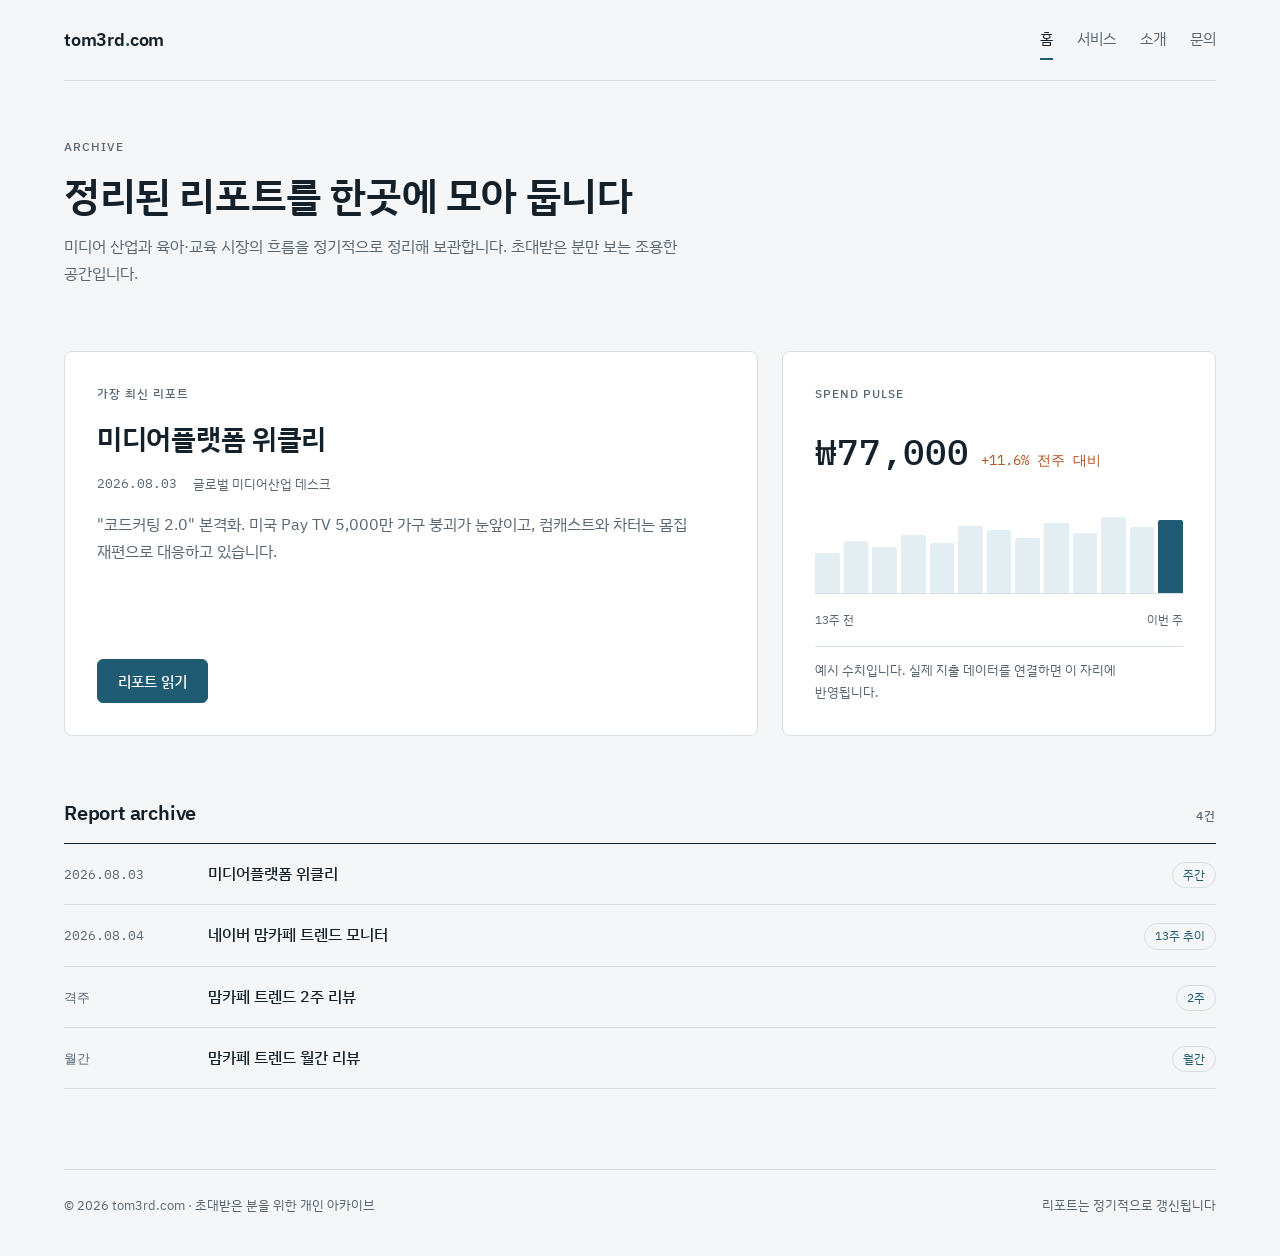
<file: site/index.html>
<!doctype html>
<html lang="ko">
<head>
<meta charset="utf-8">
<meta name="viewport" content="width=device-width,initial-scale=1">
<title>tom3rd.com — 리포트 아카이브</title>
<meta name="description" content="나와 초대한 지인을 위한 리포트 아카이브: 최신 리포트, spend pulse, 지난 리포트 목록.">
<link rel="preconnect" href="https://fonts.googleapis.com">
<link rel="preconnect" href="https://fonts.gstatic.com" crossorigin>
<link rel="stylesheet" href="https://fonts.googleapis.com/css2?family=IBM+Plex+Mono:wght@400;500&family=IBM+Plex+Sans+KR:wght@400;500;600&display=swap">
<link rel="stylesheet" href="style.css">
</head>
<body>
<div class="wrap">
<header class="site-head">
  <a class="brand" href="index.html">tom3rd<span>.</span>com</a>
  <nav aria-label="주 메뉴"><ul class="nav">
    <li><a href="index.html" aria-current="page">홈</a></li>
    <li><a href="services.html">서비스</a></li>
    <li><a href="about.html">소개</a></li>
    <li><a href="contact.html">문의</a></li>
  </ul></nav>
</header>
<main>

<section class="intro">
  <span class="label">Archive</span>
  <h1>정리된 리포트를 한곳에 모아 둡니다</h1>
  <p>미디어 산업과 육아·교육 시장의 흐름을 정기적으로 정리해 보관합니다. 초대받은 분만 보는 조용한 공간입니다.</p>
</section>

<section class="top" aria-label="요약">
  <article class="panel latest">
    <span class="label">가장 최신 리포트</span>
    <h2>미디어플랫폼 위클리</h2>
    <div class="meta"><span class="mono">2026.08.03</span><span>글로벌 미디어산업 데스크</span></div>
    <p>"코드커팅 2.0" 본격화. 미국 Pay TV 5,000만 가구 붕괴가 눈앞이고, 컴캐스트와 차터는 몸집 재편으로 대응하고 있습니다.</p>
    <a class="btn" href="../reports/미디어플랫폼_위클리_20260803.html">리포트 읽기</a>
  </article>

  <aside class="panel pulse" aria-labelledby="pulse-h">
    <span class="label" id="pulse-h">Spend pulse</span>
    <div class="pulse-figure"><strong>₩77,000</strong><span class="delta">+11.6% 전주 대비</span></div>
    <div class="bars" role="img" aria-label="최근 13주 주간 지출 막대 그래프, 마지막 주가 가장 최근"><i style="height:42%" title="42"></i><i style="height:55%" title="55"></i><i style="height:48%" title="48"></i><i style="height:61%" title="61"></i><i style="height:52%" title="52"></i><i style="height:70%" title="70"></i><i style="height:66%" title="66"></i><i style="height:58%" title="58"></i><i style="height:74%" title="74"></i><i style="height:63%" title="63"></i><i style="height:80%" title="80"></i><i style="height:69%" title="69"></i><i style="height:77%" title="77"></i></div>
    <div class="bar-axis"><span>13주 전</span><span>이번 주</span></div>
    <p class="note">예시 수치입니다. 실제 지출 데이터를 연결하면 이 자리에 반영됩니다.</p>
  </aside>
</section>

<section aria-labelledby="arch-h">
  <div class="section-head"><h2 id="arch-h">Report archive</h2><span class="label">4건</span></div>
  <ul class="archive">
    <li><a href="../reports/미디어플랫폼_위클리_20260803.html"><span class="date">2026.08.03</span><span class="title">미디어플랫폼 위클리</span><span class="tag">주간</span></a></li>
    <li><a href="../reports/naver_momcafe_trend.html"><span class="date">2026.08.04</span><span class="title">네이버 맘카페 트렌드 모니터</span><span class="tag">13주 추이</span></a></li>
    <li><a href="../reports/momcafe_biweekly_review.html"><span class="date">격주</span><span class="title">맘카페 트렌드 2주 리뷰</span><span class="tag">2주</span></a></li>
    <li><a href="../reports/momcafe_monthly_review.html"><span class="date">월간</span><span class="title">맘카페 트렌드 월간 리뷰</span><span class="tag">월간</span></a></li>
  </ul>
</section>
</main>
<footer><span>© 2026 tom3rd.com · 초대받은 분을 위한 개인 아카이브</span><span>리포트는 정기적으로 갱신됩니다</span></footer>
</div>
</body>
</html>
</file>
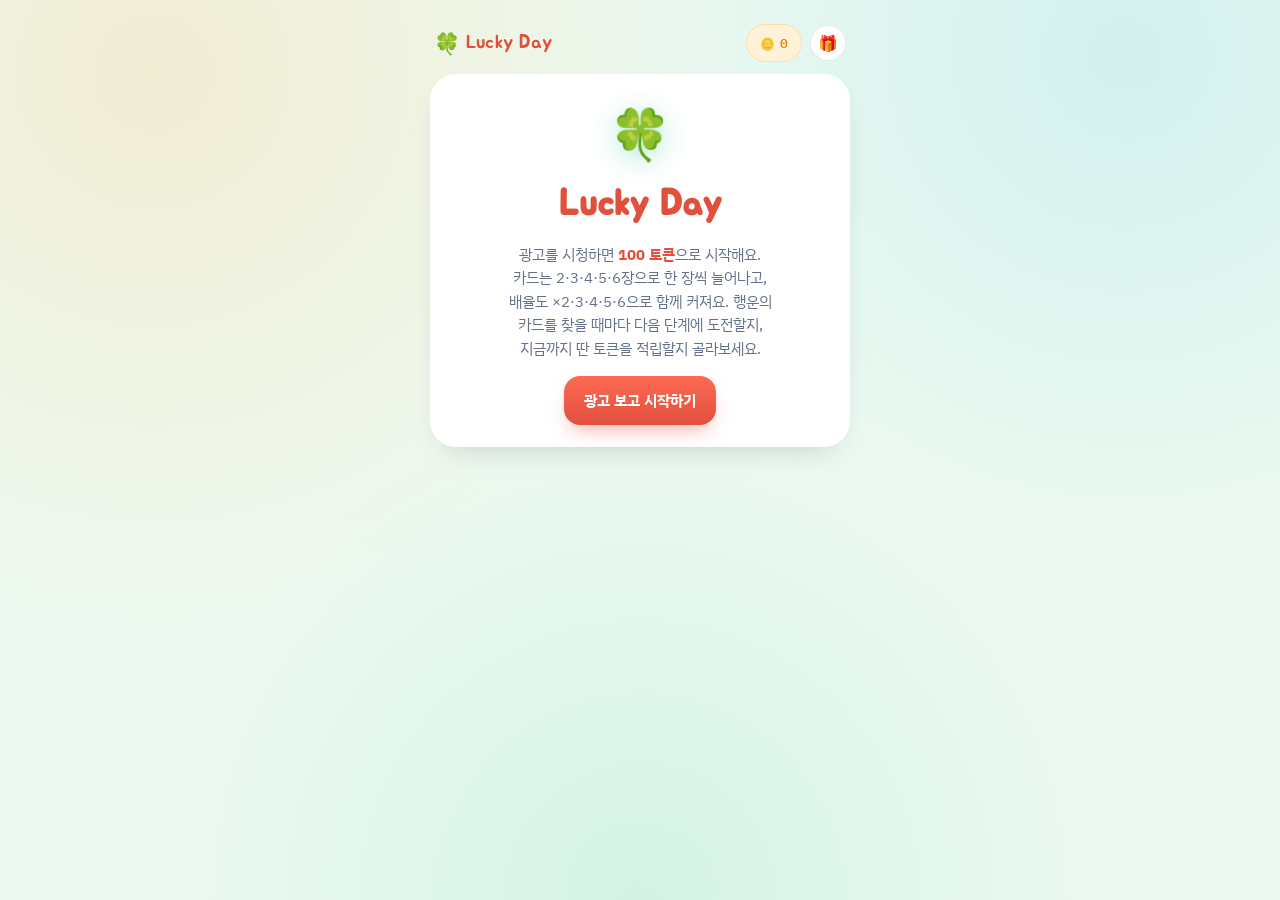
<file: games/lucky-day/index.html>
<!doctype html>
<html lang="ko">
<head>
<meta charset="utf-8">
<meta name="viewport" content="width=device-width, initial-scale=1, viewport-fit=cover">
<meta name="theme-color" content="#eefaf1">
<title>Lucky Day</title>
<style>
  @import url('https://fonts.googleapis.com/css2?family=Jua&family=IBM+Plex+Sans+KR:wght@400;500;600;700&family=IBM+Plex+Mono:wght@600;700&display=swap');

  :root {
    --bg: #eefaf1;
    --surface: #ffffff;
    --surface-warm: #fff2d9;
    --surface-warm-border: #ffe0a3;
    --ink: #202a3c;
    --ink-soft: #64708a;
    --ink-faint: #9aa6ba;
    --coral: #ff6a55;
    --coral-deep: #e0503c;
    --coral-soft: #ffe4de;
    --tangerine: #ffa53c;
    --tangerine-deep: #e0860f;
    --mint: #16bf88;
    --mint-deep: #0e9c6e;
    --mint-soft: #d9f6ea;
    --sky: #2fb6e0;
    --sky-soft: #dbf1fa;
    --pink: #ff5d82;
    --pink-soft: #ffe1e8;
    --border: #e1efe4;
    --font-display: 'Jua', 'Segoe UI Rounded', 'Apple SD Gothic Neo', sans-serif;
    --font-body: 'IBM Plex Sans KR', 'Apple SD Gothic Neo', system-ui, sans-serif;
    --font-mono: 'IBM Plex Mono', 'IBM Plex Sans KR', ui-monospace, monospace;
  }

  * { box-sizing: border-box; -webkit-tap-highlight-color: transparent; }

  html, body { height: 100%; margin: 0; }

  body {
    background: var(--bg);
    background-image:
      radial-gradient(circle at 12% 8%, rgba(255, 165, 60, 0.16), transparent 40%),
      radial-gradient(circle at 88% 6%, rgba(47, 182, 224, 0.14), transparent 38%),
      radial-gradient(circle at 50% 100%, rgba(22, 191, 136, 0.12), transparent 45%);
    color: var(--ink);
    font-family: var(--font-body);
    word-break: keep-all;
    display: flex;
    justify-content: center;
    padding: 20px 14px 40px;
    padding-bottom: calc(40px + env(safe-area-inset-bottom, 0px));
    min-height: 100%;
  }

  .app { width: 100%; max-width: 420px; display: flex; flex-direction: column; }

  /* ---------- HUD ---------- */
  .hud {
    display: flex;
    align-items: center;
    justify-content: space-between;
    padding: 4px 4px 0;
  }
  .hud-brand { display: flex; align-items: center; gap: 6px; }
  .hud-emoji { font-size: 21px; }
  .hud-title {
    font-family: var(--font-display);
    font-size: 19px;
    color: var(--coral-deep);
    letter-spacing: 0.01em;
  }
  .hud-actions { display: flex; align-items: center; gap: 8px; }
  .wallet-chip {
    display: flex;
    align-items: center;
    gap: 5px;
    background: var(--surface-warm);
    border: 1px solid var(--surface-warm-border);
    border-radius: 999px;
    padding: 7px 13px;
  }
  .wallet-chip .coin-icon { font-size: 12px; }
  .wallet-chip .wallet-value {
    font-family: var(--font-mono);
    font-variant-numeric: tabular-nums;
    font-weight: 600;
    font-size: 13px;
    color: var(--tangerine-deep);
  }
  .hud-icon-btn {
    width: 36px;
    height: 36px;
    border-radius: 50%;
    border: 1px solid var(--border);
    background: var(--surface);
    font-size: 16px;
    display: flex;
    align-items: center;
    justify-content: center;
    cursor: pointer;
    touch-action: manipulation;
    transition: transform 0.12s ease, border-color 0.12s ease;
  }
  .hud-icon-btn:active { transform: scale(0.92); }
  @media (hover: hover) and (pointer: fine) {
    .hud-icon-btn:hover { border-color: var(--sky); }
  }

  button:focus-visible, .wallet-chip:focus-visible {
    outline: 2px solid var(--coral);
    outline-offset: 2px;
  }

  /* ---------- stage card (main panel) ---------- */
  .stage-card {
    margin-top: 12px;
    background: var(--surface);
    border-radius: 26px;
    padding: 26px 18px 22px;
    box-shadow: 0 14px 32px -18px rgba(32, 42, 60, 0.28);
    display: flex;
    flex-direction: column;
    align-items: center;
    gap: 16px;
  }

  .screen { width: 100%; display: flex; flex-direction: column; align-items: center; gap: 16px; }

  /* ---------- intro ---------- */
  .hero-icon { font-size: 50px; filter: drop-shadow(0 6px 14px rgba(22, 191, 136, 0.35)); }
  .hero-title {
    font-family: var(--font-display);
    font-size: clamp(28px, 8.5vw, 36px);
    color: var(--coral-deep);
    text-align: center;
    text-wrap: balance;
    margin: 0;
  }
  .hero-copy {
    text-align: center;
    line-height: 1.62;
    color: var(--ink-soft);
    font-size: 14.5px;
    max-width: 30ch;
    margin: 0;
  }
  .hero-copy strong { color: var(--coral-deep); font-weight: 700; }

  .btn-primary, .btn-outline {
    font-family: var(--font-body);
    font-weight: 700;
    font-size: 14.5px;
    padding: 14px 20px;
    border-radius: 16px;
    cursor: pointer;
    touch-action: manipulation;
    transition: transform 0.12s ease;
  }

  .btn-primary {
    color: #fff;
    background: linear-gradient(180deg, var(--coral), var(--coral-deep));
    border: none;
    box-shadow: 0 10px 20px -8px rgba(224, 80, 60, 0.55);
  }
  .btn-primary:active { transform: translateY(1px) scale(0.98); }
  .btn-primary:disabled { opacity: 0.65; cursor: default; transform: none; }
  .btn-primary.mint {
    background: linear-gradient(180deg, var(--mint), var(--mint-deep));
    box-shadow: 0 10px 20px -8px rgba(14, 156, 110, 0.5);
  }

  .btn-outline {
    width: 100%;
    color: var(--mint-deep);
    background: var(--mint-soft);
    border: 1.5px dashed var(--mint);
    box-shadow: none;
  }
  .btn-outline:active { transform: scale(0.985); }
  .btn-outline:disabled { opacity: 0.45; cursor: default; }

  /* ---------- stage readout ---------- */
  .stage-readout { display: grid; grid-template-columns: repeat(4, 1fr); gap: 7px; width: 100%; }
  .stat {
    display: flex;
    flex-direction: column;
    align-items: center;
    gap: 3px;
    padding: 9px 3px;
    border-radius: 13px;
    background: var(--bg);
  }
  .stat-label { font-size: 9.5px; letter-spacing: 0.06em; color: var(--ink-faint); font-weight: 600; }
  .stat-value {
    font-family: var(--font-mono);
    font-variant-numeric: tabular-nums;
    font-size: 15.5px;
    font-weight: 700;
    color: var(--ink);
  }
  .stat-token { background: var(--coral-soft); }
  .stat-token .stat-value { color: var(--coral-deep); }
  .stat-odds { background: var(--sky-soft); }
  .stat-odds .stat-value { color: #1a89ab; }
  .stat-mult { background: #fff1dc; }
  .stat-mult .stat-value { color: var(--tangerine-deep); }

  /* ---------- card grid ---------- */
  .card-grid {
    display: flex;
    flex-wrap: wrap;
    justify-content: center;
    gap: 11px;
    width: 100%;
    padding: 2px 0;
  }
  .card {
    width: clamp(78px, 24vw, 104px);
    aspect-ratio: 3 / 4;
    perspective: 700px;
    background: none;
    border: none;
    padding: 0;
    cursor: pointer;
    touch-action: manipulation;
    opacity: 0;
    animation: dealIn 0.4s cubic-bezier(0.2, 0.8, 0.2, 1) forwards;
  }
  @keyframes dealIn {
    from { opacity: 0; transform: translateY(10px) scale(0.85); }
    to { opacity: 1; transform: translateY(0) scale(1); }
  }
  .card:disabled { cursor: default; }
  .card-inner {
    position: relative;
    width: 100%;
    height: 100%;
    transform-style: preserve-3d;
    transition: transform 0.55s cubic-bezier(0.2, 0.8, 0.2, 1);
  }
  .card.revealed .card-inner { transform: rotateY(180deg); }
  .card:not(.revealed):active .card-inner { transform: scale(0.95); }
  @media (hover: hover) and (pointer: fine) {
    .card:not(.revealed):hover .card-inner { transform: translateY(-3px); }
  }
  .card-face {
    position: absolute;
    inset: 0;
    display: flex;
    align-items: center;
    justify-content: center;
    border-radius: 16px;
    backface-visibility: hidden;
    box-shadow: 0 6px 14px -6px rgba(32, 42, 60, 0.28);
  }
  .card-back { overflow: hidden; }
  .card-back .badge {
    width: 40%;
    aspect-ratio: 1;
    border-radius: 50%;
    background: rgba(255, 255, 255, 0.92);
    display: flex;
    align-items: center;
    justify-content: center;
    font-family: var(--font-display);
    font-size: clamp(16px, 5.2vw, 22px);
    color: var(--ink-soft);
    box-shadow: 0 3px 8px rgba(32, 42, 60, 0.16);
  }
  .card-back::after {
    content: '';
    position: absolute;
    inset: -40% -10%;
    background: linear-gradient(115deg, transparent 40%, rgba(255, 255, 255, 0.45) 50%, transparent 60%);
  }
  .card-back.hue-0 { background: linear-gradient(150deg, #ffd9a6, #ff9e6b); }
  .card-back.hue-1 { background: linear-gradient(150deg, #bdf0de, #3fce9f); }
  .card-back.hue-2 { background: linear-gradient(150deg, #c3e9fb, #52bfe8); }
  .card-back.hue-3 { background: linear-gradient(150deg, #ffc6d4, #ff8aa9); }

  .card-front { transform: rotateY(180deg); background: #eef1f8; }
  .card.is-lucky .card-front {
    background: linear-gradient(160deg, var(--tangerine), var(--coral));
    box-shadow: 0 0 0 3px #fff, 0 8px 20px -6px rgba(224, 80, 60, 0.55);
  }
  .card.is-lucky .card-front .badge {
    background: rgba(255, 255, 255, 0.95);
    font-size: clamp(18px, 6vw, 26px);
  }
  .card.is-picked:not(.is-lucky) .card-front { background: var(--pink-soft); }
  .card.is-picked:not(.is-lucky) .card-front .badge { color: var(--pink); background: #fff; }
  .card-front .badge {
    width: 46%;
    aspect-ratio: 1;
    border-radius: 50%;
    background: #fff;
    display: flex;
    align-items: center;
    justify-content: center;
    font-size: clamp(16px, 5.2vw, 22px);
    color: var(--ink-faint);
  }

  @media (prefers-reduced-motion: reduce) {
    .card-inner { transition: none; }
    .card { animation: none; opacity: 1; }
  }

  .play-actions { width: 100%; }

  /* ---------- result panel ---------- */
  .result-panel {
    width: 100%;
    display: flex;
    flex-direction: column;
    align-items: center;
    gap: 10px;
    padding: 16px;
    border-radius: 16px;
    text-align: center;
    animation: rise 0.32s ease both;
  }
  @keyframes rise {
    from { opacity: 0; transform: translateY(6px); }
    to { opacity: 1; transform: translateY(0); }
  }
  @media (prefers-reduced-motion: reduce) { .result-panel { animation: none; } }
  .result-panel.win { background: var(--mint-soft); }
  .result-panel.lose { background: var(--pink-soft); }
  .result-title { font-family: var(--font-display); font-size: 22px; }
  .result-panel.win .result-title { color: var(--mint-deep); }
  .result-panel.lose .result-title { color: var(--pink); }
  .result-copy { font-size: 13.5px; color: var(--ink-soft); line-height: 1.5; }
  .result-actions { display: flex; gap: 8px; width: 100%; margin-top: 2px; }
  .result-actions .btn-primary {
    flex: 1;
    min-width: 0;
    padding-left: 10px;
    padding-right: 10px;
    line-height: 1.3;
    text-align: center;
  }

  /* ---------- cashed ---------- */
  .cashed-amount {
    font-family: var(--font-mono);
    font-size: 32px;
    font-weight: 700;
    color: var(--mint-deep);
    font-variant-numeric: tabular-nums;
  }
  .all-clear-badge {
    margin: 0;
    font-size: 15px;
    font-weight: 700;
    color: var(--tangerine-deep);
    background: #fff1dc;
    padding: 6px 14px;
    border-radius: 999px;
  }

  /* ---------- modal ---------- */
  .modal-backdrop {
    position: fixed;
    inset: 0;
    background: rgba(32, 42, 60, 0.42);
    display: flex;
    align-items: flex-end;
    justify-content: center;
    z-index: 10;
  }
  @media (min-width: 520px) { .modal-backdrop { align-items: center; padding: 20px; } }
  .modal {
    width: 100%;
    max-width: 420px;
    background: var(--surface);
    border-radius: 24px 24px 0 0;
    padding: 20px 18px calc(24px + env(safe-area-inset-bottom, 0px));
    display: flex;
    flex-direction: column;
    gap: 13px;
    max-height: 82vh;
    overflow-y: auto;
  }
  @media (min-width: 520px) { .modal { border-radius: 24px; padding-bottom: 24px; } }
  .modal-head { display: flex; align-items: center; justify-content: space-between; }
  .modal-head h2 { margin: 0; font-family: var(--font-display); font-size: 20px; color: var(--coral-deep); }
  .icon-btn { background: var(--bg); border: none; color: var(--ink-soft); font-size: 15px; cursor: pointer; width: 30px; height: 30px; border-radius: 50%; }
  .modal-copy { margin: 0; font-size: 13px; color: var(--ink-soft); }
  .reward-list { list-style: none; margin: 0; padding: 0; display: flex; flex-direction: column; gap: 8px; }
  .reward-item {
    display: flex;
    align-items: center;
    gap: 12px;
    padding: 12px 13px;
    border-radius: 14px;
    background: var(--bg);
  }
  .reward-icon {
    width: 36px;
    height: 36px;
    border-radius: 11px;
    display: flex;
    align-items: center;
    justify-content: center;
    font-size: 17px;
    flex-shrink: 0;
  }
  .reward-icon.coffee { background: var(--surface-warm); }
  .reward-icon.store { background: var(--mint-soft); }
  .reward-icon.point { background: var(--sky-soft); }
  .reward-body { flex: 1; min-width: 0; }
  .reward-name { font-size: 13.5px; font-weight: 600; }
  .reward-cost { font-family: var(--font-mono); font-size: 11.5px; color: var(--ink-faint); font-variant-numeric: tabular-nums; }
  .reward-btn {
    font-size: 12px;
    font-weight: 700;
    color: var(--ink-faint);
    background: var(--surface);
    border: 1px solid var(--border);
    padding: 7px 12px;
    border-radius: 999px;
    cursor: not-allowed;
    flex-shrink: 0;
  }
  .modal-note { margin: 0; font-size: 11px; color: var(--ink-faint); }

  canvas#confetti { position: fixed; inset: 0; pointer-events: none; z-index: 5; }

  [hidden] { display: none !important; }
</style>
</head>
<body>

<div class="app">
  <div class="hud">
    <div class="hud-brand">
      <span class="hud-emoji">🍀</span>
      <span class="hud-title">Lucky Day</span>
    </div>
    <div class="hud-actions">
      <div class="wallet-chip">
        <span class="coin-icon">🪙</span>
        <span class="wallet-value" id="walletValue">0</span>
      </div>
      <button class="hud-icon-btn" id="exchangeBtn" type="button" aria-label="교환소 열기">🎁</button>
    </div>
  </div>

  <main class="stage-card">
    <section class="screen" id="screen-intro">
      <div class="hero-icon" aria-hidden="true">🍀</div>
      <h1 class="hero-title">Lucky Day</h1>
      <p class="hero-copy">광고를 시청하면 <strong>100 토큰</strong>으로 시작해요. 카드는 2·3·4·5·6장으로 한 장씩 늘어나고, 배율도 ×2·3·4·5·6으로 함께 커져요. 행운의 카드를 찾을 때마다 다음 단계에 도전할지, 지금까지 딴 토큰을 적립할지 골라보세요.</p>
      <button class="btn-primary" id="watchAdBtn" type="button">
        <span id="watchAdLabel">광고 보고 시작하기</span>
      </button>
    </section>

    <section class="screen" id="screen-play" hidden>
      <div class="stage-readout">
        <div class="stat">
          <span class="stat-label">STAGE</span>
          <span class="stat-value" id="stageValue">1</span>
        </div>
        <div class="stat stat-token">
          <span class="stat-label">TOKEN</span>
          <span class="stat-value" id="tokenValue">100</span>
        </div>
        <div class="stat stat-odds">
          <span class="stat-label">확률</span>
          <span class="stat-value" id="oddsValue">1/2</span>
        </div>
        <div class="stat stat-mult">
          <span class="stat-label">배율</span>
          <span class="stat-value" id="multValue">×2</span>
        </div>
      </div>

      <div class="card-grid" id="cardGrid"></div>

      <div id="resultSlot"></div>

      <div class="play-actions">
        <button class="btn-outline" id="cashOutBtn" type="button">지금 적립하기 — 토큰을 지갑에 저장</button>
      </div>
    </section>

    <section class="screen" id="screen-cashed" hidden>
      <div class="hero-icon" aria-hidden="true">💰</div>
      <p class="all-clear-badge" id="allClearBadge" hidden>🏆 5단계 올클리어!</p>
      <p class="result-copy">지갑에 적립했어요</p>
      <div class="cashed-amount" id="cashedAmount">0</div>
      <button class="btn-primary" id="playAgainBtn" type="button">다시 시작하기</button>
    </section>
  </main>
</div>

<div class="modal-backdrop" id="exchangeModal" hidden>
  <div class="modal">
    <div class="modal-head">
      <h2>교환소</h2>
      <button class="icon-btn" id="closeExchange" type="button" aria-label="닫기">✕</button>
    </div>
    <p class="modal-copy">지갑 토큰으로 아래 리워드와 교환할 수 있어요. 현재 지갑: <strong id="modalWallet">0</strong> 토큰</p>
    <ul class="reward-list">
      <li class="reward-item">
        <div class="reward-icon coffee">☕</div>
        <div class="reward-body">
          <div class="reward-name">아메리카노 기프티콘</div>
          <div class="reward-cost">5,000 토큰</div>
        </div>
        <button class="reward-btn" disabled>준비중</button>
      </li>
      <li class="reward-item">
        <div class="reward-icon store">🏪</div>
        <div class="reward-body">
          <div class="reward-name">편의점 모바일 상품권</div>
          <div class="reward-cost">10,000 토큰</div>
        </div>
        <button class="reward-btn" disabled>준비중</button>
      </li>
      <li class="reward-item">
        <div class="reward-icon point">✳️</div>
        <div class="reward-body">
          <div class="reward-name">포인트 3,000P 전환</div>
          <div class="reward-cost">3,000 토큰</div>
        </div>
        <button class="reward-btn" disabled>준비중</button>
      </li>
    </ul>
    <p class="modal-note">* 프로토타입 화면입니다. 실제 교환 연동은 추후 제공될 예정이에요.</p>
  </div>
</div>

<canvas id="confetti" hidden></canvas>

<script>
(function () {
  'use strict';

  var WALLET_KEY = 'luckyday_wallet_v1';
  var START_TOKENS = 100;
  var MAX_STAGE = 5; // game ends after this stage is cleared

  var state = {
    wallet: readWallet(),
    runTokens: 0,
    stage: 1,
    cardCount: 2,
    luckyIndex: -1,
    phase: 'intro'
  };

  var el = {
    watchAdBtn: document.getElementById('watchAdBtn'),
    watchAdLabel: document.getElementById('watchAdLabel'),
    walletValue: document.getElementById('walletValue'),
    modalWallet: document.getElementById('modalWallet'),
    screenIntro: document.getElementById('screen-intro'),
    screenPlay: document.getElementById('screen-play'),
    screenCashed: document.getElementById('screen-cashed'),
    stageValue: document.getElementById('stageValue'),
    tokenValue: document.getElementById('tokenValue'),
    oddsValue: document.getElementById('oddsValue'),
    multValue: document.getElementById('multValue'),
    cardGrid: document.getElementById('cardGrid'),
    resultSlot: document.getElementById('resultSlot'),
    cashOutBtn: document.getElementById('cashOutBtn'),
    cashedAmount: document.getElementById('cashedAmount'),
    allClearBadge: document.getElementById('allClearBadge'),
    playAgainBtn: document.getElementById('playAgainBtn'),
    exchangeBtn: document.getElementById('exchangeBtn'),
    exchangeModal: document.getElementById('exchangeModal'),
    closeExchange: document.getElementById('closeExchange'),
    confetti: document.getElementById('confetti')
  };

  function readWallet() {
    try {
      var v = Number(localStorage.getItem(WALLET_KEY));
      return Number.isFinite(v) && v >= 0 ? v : 0;
    } catch (e) {
      return 0;
    }
  }

  function writeWallet(v) {
    try { localStorage.setItem(WALLET_KEY, String(v)); } catch (e) {}
  }

  function renderWallet() {
    el.walletValue.textContent = state.wallet.toLocaleString('ko-KR');
    el.modalWallet.textContent = state.wallet.toLocaleString('ko-KR');
  }

  function cardCountForStage(stage) {
    return stage + 1; // 2, 3, 4, 5, 6
  }

  function multiplierForStage(stage) {
    return stage + 1; // x2, x3, x4, x5, x6
  }

  function showScreen(name) {
    el.screenIntro.hidden = name !== 'intro';
    el.screenPlay.hidden = name !== 'play';
    el.screenCashed.hidden = name !== 'cashed';
  }

  function watchAd() {
    el.watchAdBtn.disabled = true;
    el.watchAdLabel.textContent = '광고 재생 중…';
    setTimeout(function () {
      el.watchAdBtn.disabled = false;
      el.watchAdLabel.textContent = '광고 보고 시작하기';
      state.runTokens = START_TOKENS;
      state.stage = 1;
      state.cardCount = cardCountForStage(1);
      state.phase = 'playing';
      showScreen('play');
      renderStage();
    }, 1200);
  }

  function renderStage() {
    el.resultSlot.innerHTML = '';
    el.cashOutBtn.hidden = false;
    el.cashOutBtn.disabled = false;
    el.stageValue.textContent = state.stage;
    el.tokenValue.textContent = state.runTokens.toLocaleString('ko-KR');
    el.oddsValue.textContent = '1/' + state.cardCount;
    el.multValue.textContent = '×' + multiplierForStage(state.stage);

    state.luckyIndex = Math.floor(Math.random() * state.cardCount);

    el.cardGrid.innerHTML = '';
    for (var i = 0; i < state.cardCount; i++) {
      el.cardGrid.appendChild(buildCard(i));
    }
  }

  var HUES = ['hue-0', 'hue-1', 'hue-2', 'hue-3'];

  function buildCard(index) {
    var btn = document.createElement('button');
    btn.className = 'card';
    btn.type = 'button';
    btn.style.animationDelay = (index * 45) + 'ms';
    btn.setAttribute('aria-label', '카드 ' + (index + 1));

    var inner = document.createElement('div');
    inner.className = 'card-inner';

    var back = document.createElement('div');
    back.className = 'card-face card-back ' + HUES[index % HUES.length];
    var backBadge = document.createElement('span');
    backBadge.className = 'badge';
    backBadge.textContent = '?';
    back.appendChild(backBadge);

    var front = document.createElement('div');
    front.className = 'card-face card-front';
    var frontBadge = document.createElement('span');
    frontBadge.className = 'badge';
    frontBadge.textContent = index === state.luckyIndex ? '🍀' : '✕';
    front.appendChild(frontBadge);

    inner.appendChild(back);
    inner.appendChild(front);
    btn.appendChild(inner);

    btn.addEventListener('click', function () { pickCard(index, btn); });
    return btn;
  }

  function pickCard(index, btn) {
    if (state.phase !== 'playing') return;
    state.phase = 'revealed';
    el.cashOutBtn.hidden = true;

    var cards = el.cardGrid.querySelectorAll('.card');
    cards.forEach(function (c, i) {
      c.disabled = true;
      c.classList.add('revealed');
      if (i === state.luckyIndex) c.classList.add('is-lucky');
    });
    btn.classList.add('is-picked');

    var won = index === state.luckyIndex;
    setTimeout(function () { showResult(won); }, 550);
  }

  function showResult(won) {
    var panel = document.createElement('div');
    if (won) {
      var mult = multiplierForStage(state.stage);
      var before = state.runTokens;
      var after = before * mult;
      state.runTokens = after;
      var atMax = state.stage >= MAX_STAGE;

      panel.className = 'result-panel win';
      panel.innerHTML =
        '<div class="result-title">🍀 LUCKY! ×' + mult + '</div>' +
        '<div class="result-copy">' + before.toLocaleString('ko-KR') + ' → <strong style="color:var(--mint-deep)">' + after.toLocaleString('ko-KR') + '</strong> 토큰' +
        (atMax ? '<br><span style="color:var(--tangerine-deep)">5단계 올클리어!</span>' : '') +
        '</div>';
      el.tokenValue.textContent = after.toLocaleString('ko-KR');
      spawnConfetti();

      var actions = document.createElement('div');
      actions.className = 'result-actions';

      if (!atMax) {
        var nextBtn = document.createElement('button');
        nextBtn.className = 'btn-primary';
        nextBtn.type = 'button';
        nextBtn.textContent = '다음 단계로';
        nextBtn.addEventListener('click', advanceStage);
        actions.appendChild(nextBtn);
      }

      var bankBtn = document.createElement('button');
      bankBtn.className = 'btn-primary mint';
      bankBtn.type = 'button';
      bankBtn.textContent = atMax ? '적립하고 마무리' : '적립하기';
      bankBtn.addEventListener('click', function () { bankTokens(atMax); });
      actions.appendChild(bankBtn);

      panel.appendChild(actions);
    } else {
      panel.className = 'result-panel lose';
      panel.innerHTML =
        '<div class="result-title">앗, 꽝!</div>' +
        '<div class="result-copy">이번 판의 ' + state.runTokens.toLocaleString('ko-KR') + ' 토큰을 모두 잃었어요. 지갑에 적립해둔 토큰은 안전해요.</div>';

      var retryBtn = document.createElement('button');
      retryBtn.className = 'btn-primary';
      retryBtn.type = 'button';
      retryBtn.textContent = '다시 도전하기';
      retryBtn.style.marginTop = '2px';
      retryBtn.addEventListener('click', function () {
        state.runTokens = 0;
        state.phase = 'intro';
        showScreen('intro');
      });
      panel.appendChild(retryBtn);
    }
    el.resultSlot.appendChild(panel);
  }

  function advanceStage() {
    state.stage += 1;
    state.cardCount = cardCountForStage(state.stage);
    state.phase = 'playing';
    renderStage();
  }

  function cashOut() {
    if (state.phase !== 'playing' || state.runTokens <= 0) return;
    bankTokens(false);
  }

  function bankTokens(allClear) {
    state.wallet += state.runTokens;
    writeWallet(state.wallet);
    renderWallet();
    el.cashedAmount.textContent = '+' + state.runTokens.toLocaleString('ko-KR');
    el.allClearBadge.hidden = !allClear;
    state.runTokens = 0;
    state.phase = 'cashed';
    showScreen('cashed');
  }

  function spawnConfetti() {
    if (window.matchMedia('(prefers-reduced-motion: reduce)').matches) return;
    var canvas = el.confetti;
    canvas.hidden = false;
    canvas.width = window.innerWidth;
    canvas.height = window.innerHeight;
    var ctx = canvas.getContext('2d');
    var colors = ['#ff6a55', '#ffa53c', '#16bf88', '#2fb6e0', '#ff5d82'];
    var particles = [];
    for (var i = 0; i < 42; i++) {
      particles.push({
        x: canvas.width / 2 + (Math.random() - 0.5) * 60,
        y: canvas.height * 0.34,
        vx: (Math.random() - 0.5) * 7,
        vy: Math.random() * -6 - 2,
        size: Math.random() * 5 + 3,
        color: colors[i % colors.length],
        rot: Math.random() * Math.PI,
        vr: (Math.random() - 0.5) * 0.3
      });
    }
    var start = performance.now();
    function frame(t) {
      var dt = Math.min((t - start) / 1000, 1.4);
      ctx.clearRect(0, 0, canvas.width, canvas.height);
      particles.forEach(function (p) {
        p.x += p.vx;
        p.y += p.vy;
        p.vy += 0.28;
        p.rot += p.vr;
        ctx.save();
        ctx.translate(p.x, p.y);
        ctx.rotate(p.rot);
        ctx.fillStyle = p.color;
        ctx.fillRect(-p.size / 2, -p.size / 2, p.size, p.size);
        ctx.restore();
      });
      if (dt < 1.3) {
        requestAnimationFrame(frame);
      } else {
        canvas.hidden = true;
        ctx.clearRect(0, 0, canvas.width, canvas.height);
      }
    }
    requestAnimationFrame(frame);
  }

  el.watchAdBtn.addEventListener('click', watchAd);
  el.cashOutBtn.addEventListener('click', cashOut);
  el.playAgainBtn.addEventListener('click', function () {
    state.phase = 'intro';
    showScreen('intro');
  });
  el.exchangeBtn.addEventListener('click', function () { el.exchangeModal.hidden = false; });
  el.closeExchange.addEventListener('click', function () { el.exchangeModal.hidden = true; });
  el.exchangeModal.addEventListener('click', function (e) {
    if (e.target === el.exchangeModal) el.exchangeModal.hidden = true;
  });

  renderWallet();
  showScreen('intro');
})();
</script>
</body>
</html>
</file>
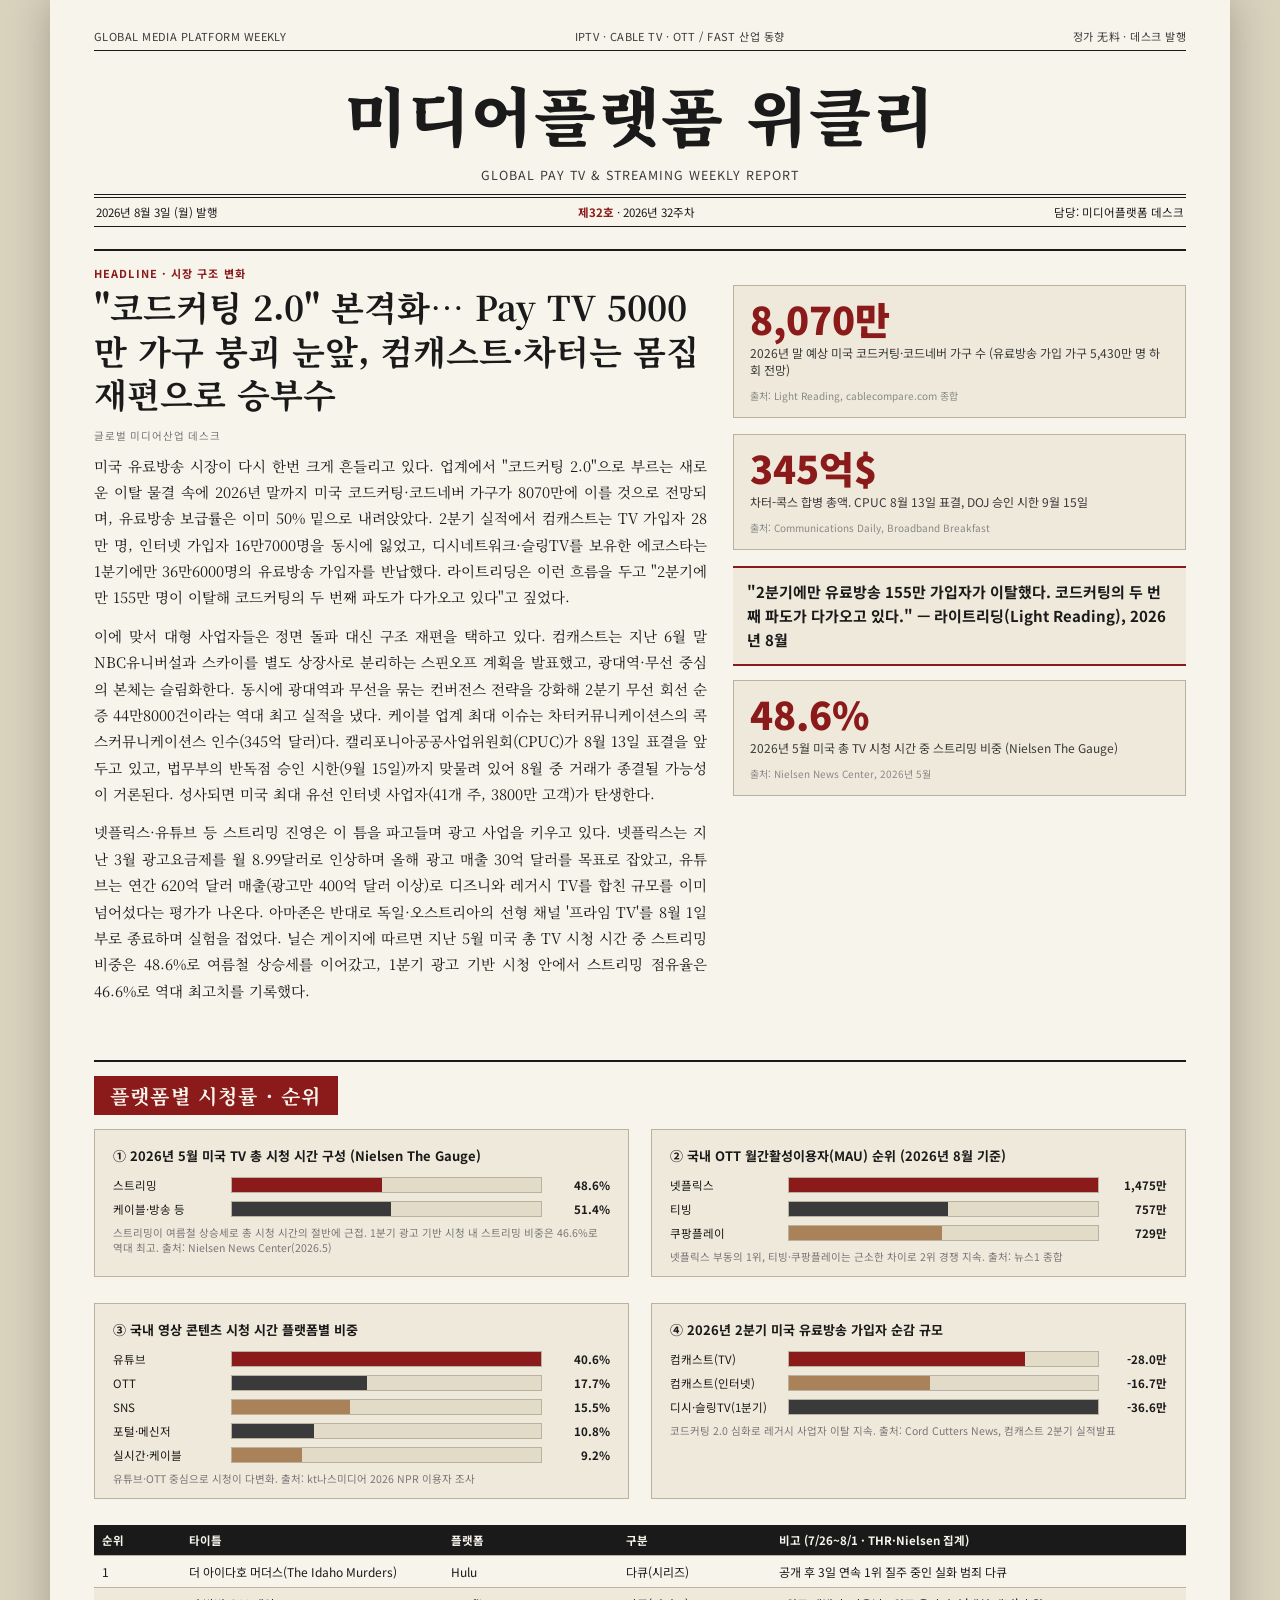
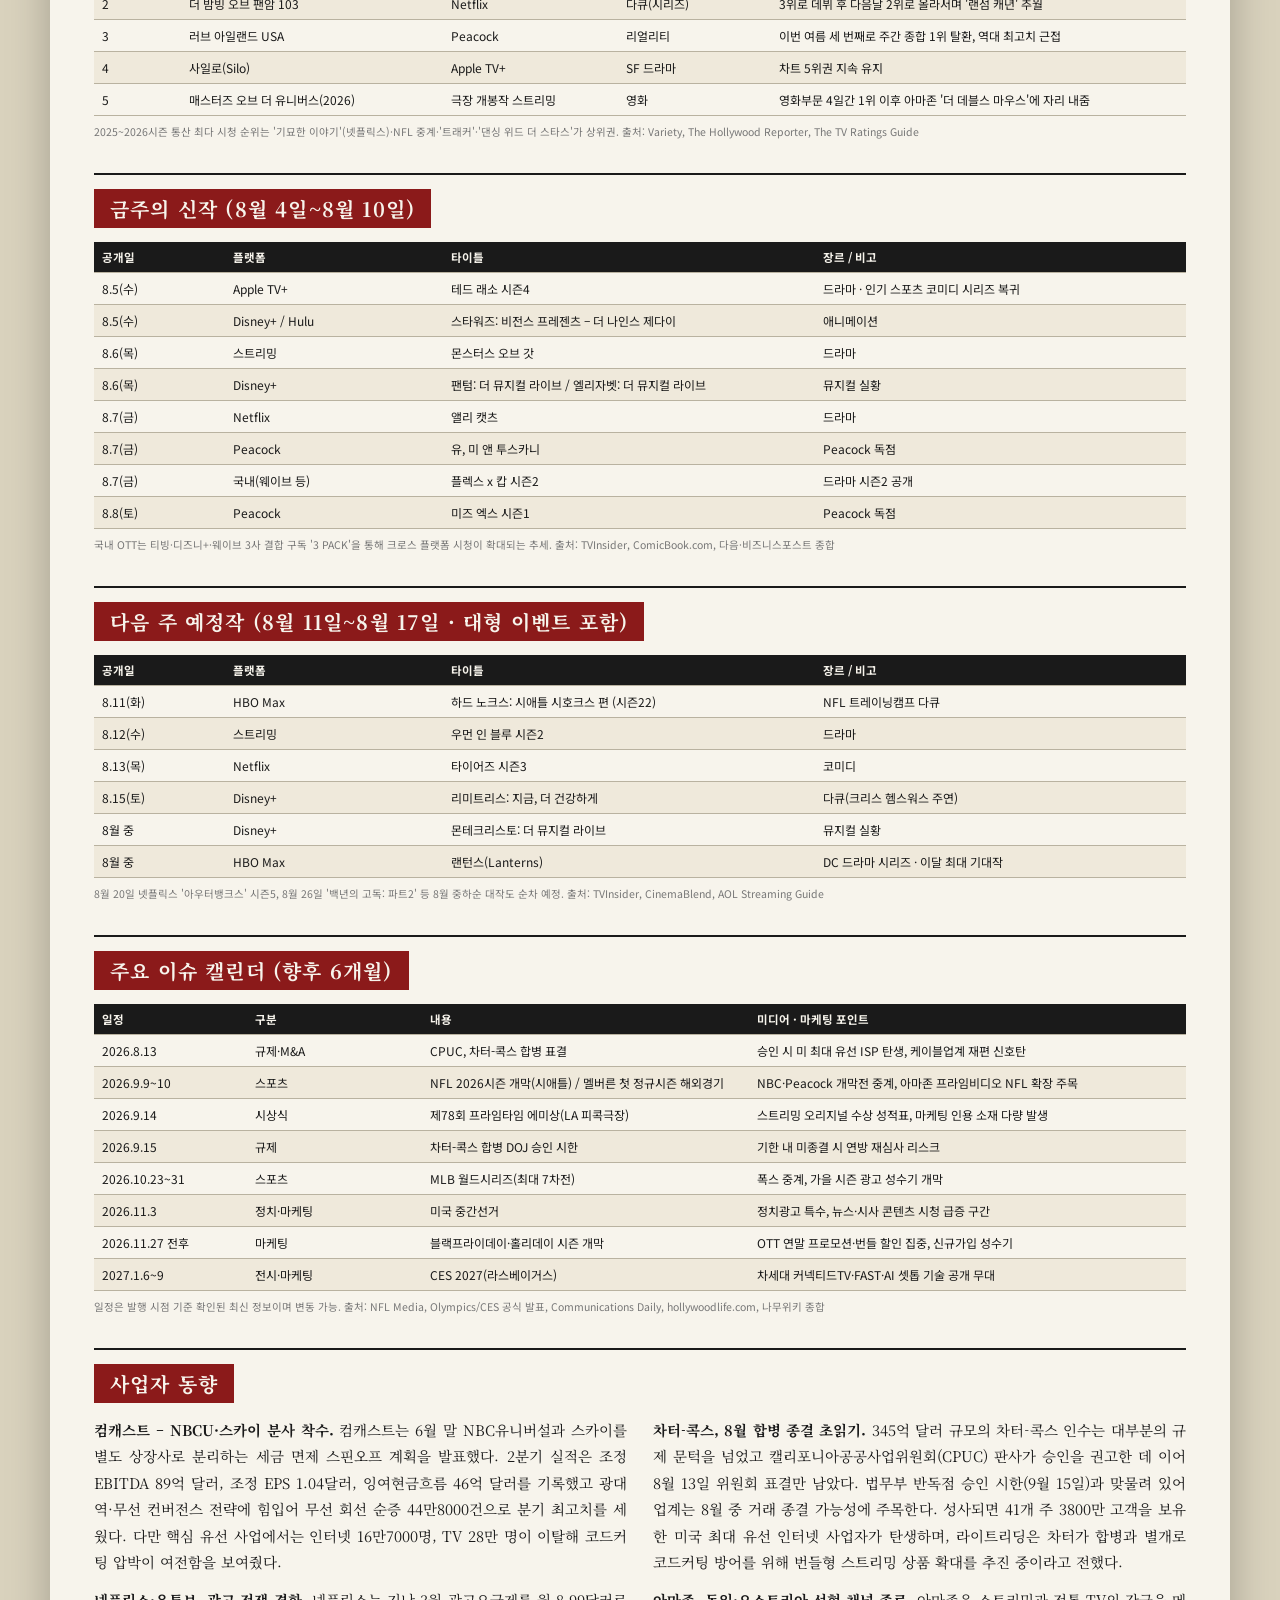
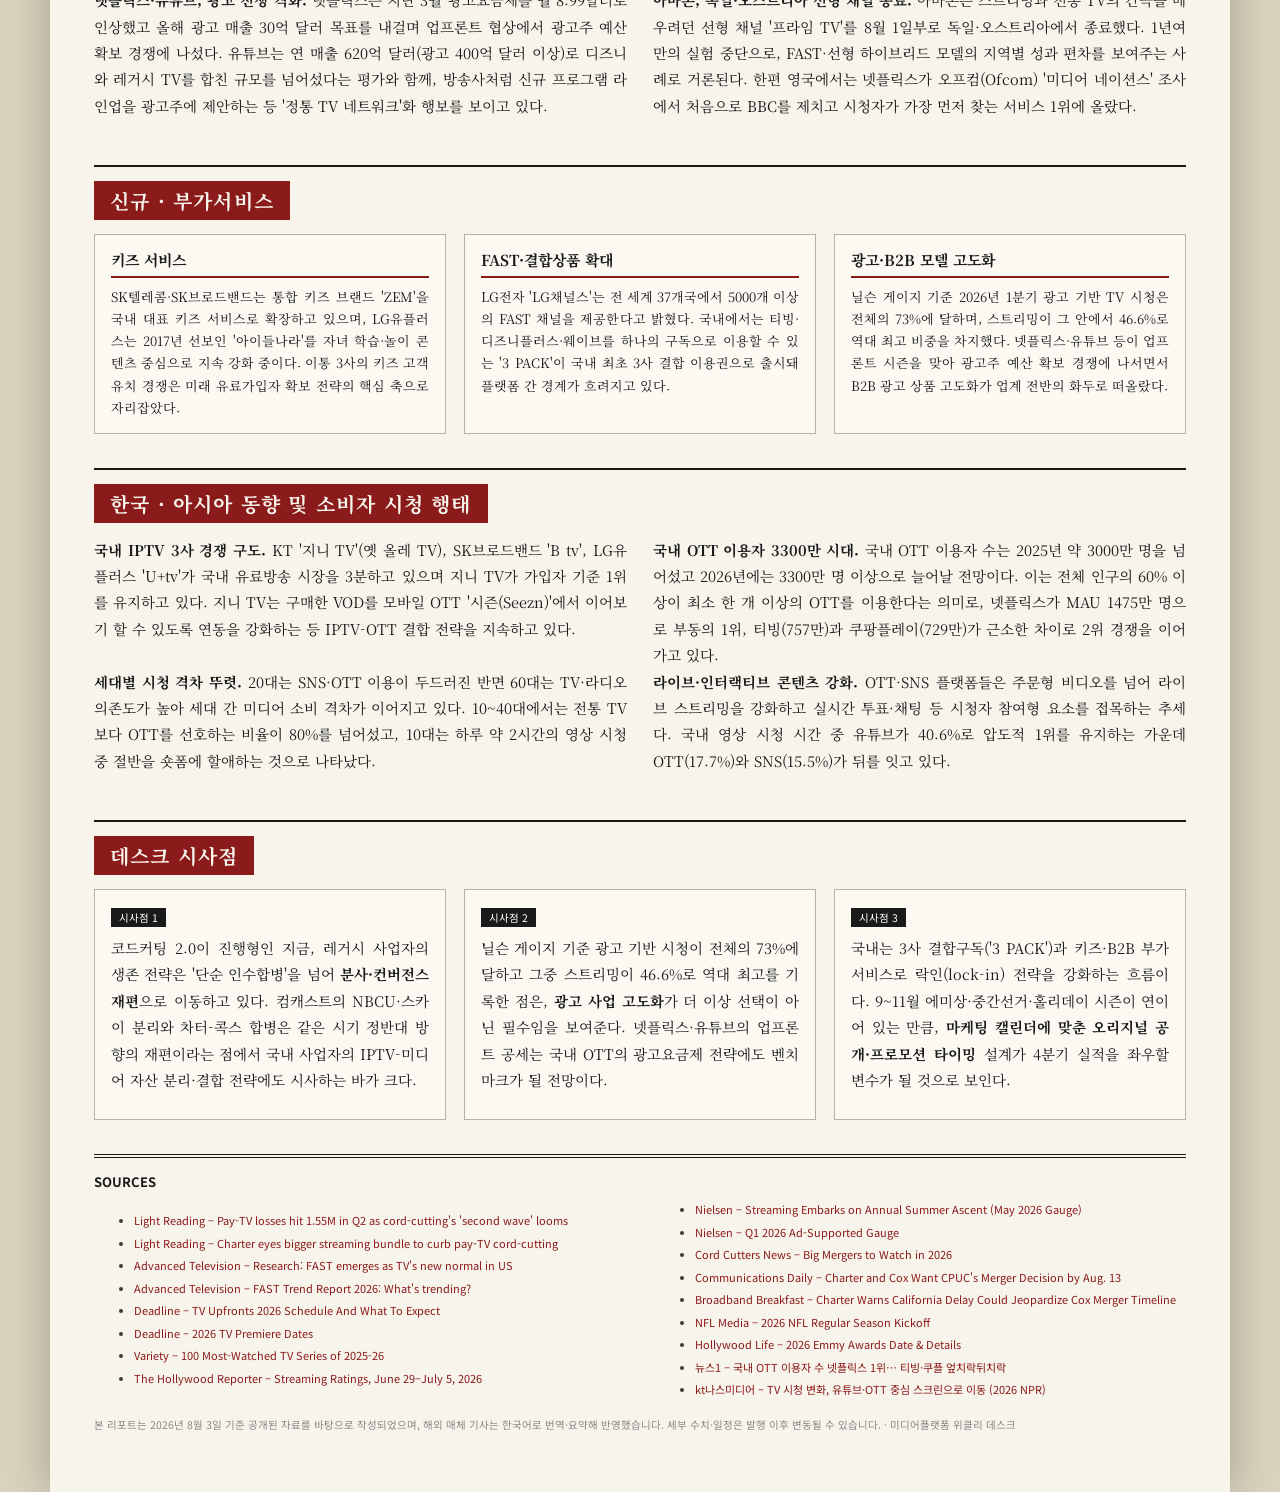
<file: reports/미디어플랫폼_위클리_20260803.html>
<!DOCTYPE html>
<html lang="ko">
<head>
<meta charset="UTF-8">
<title>미디어플랫폼 위클리 - 2026년 8월 3일</title>
<link rel="preconnect" href="https://fonts.googleapis.com">
<link href="https://fonts.googleapis.com/css2?family=Noto+Serif+KR:wght@400;500;600;700;900&family=Noto+Sans+KR:wght@400;500;700&display=swap" rel="stylesheet">
<style>
  :root{
    --paper:#f7f4ec;
    --paper2:#efe9db;
    --ink:#1a1a1a;
    --ink-soft:#3a3a3a;
    --red:#8b1a1a;
    --rule:#1a1a1a;
    --rule-light:#b9b2a0;
  }
  *{box-sizing:border-box;}
  body{
    margin:0;
    background:#d9d2bd;
    font-family:'Noto Serif KR',serif;
    color:var(--ink);
  }
  .page{
    max-width:1180px;
    margin:0 auto;
    background:var(--paper);
    padding:28px 44px 60px;
    box-shadow:0 0 40px rgba(0,0,0,.25);
  }
  /* ===== Masthead ===== */
  .mast-top{
    display:flex;
    justify-content:space-between;
    font-family:'Noto Sans KR',sans-serif;
    font-size:11px;
    letter-spacing:.04em;
    color:var(--ink-soft);
    padding-bottom:6px;
    border-bottom:1px solid var(--rule);
  }
  .masthead{
    text-align:center;
    padding:16px 0 10px;
    border-bottom:4px double var(--rule);
  }
  .masthead h1{
    font-size:64px;
    margin:0;
    letter-spacing:.02em;
    font-weight:900;
  }
  .masthead .tagline{
    font-family:'Noto Sans KR',sans-serif;
    font-size:12.5px;
    color:var(--ink-soft);
    margin-top:6px;
    letter-spacing:.08em;
  }
  .mast-sub{
    display:flex;
    justify-content:space-between;
    align-items:center;
    font-family:'Noto Sans KR',sans-serif;
    font-size:11.5px;
    padding:6px 2px;
    border-bottom:1px solid var(--rule);
    margin-bottom:22px;
  }
  .mast-sub b{color:var(--red);}

  h2.section-title{
    font-size:20px;
    background:var(--red);
    color:#f7f4ec;
    display:inline-block;
    padding:5px 16px;
    margin:0 0 14px 0;
    letter-spacing:.06em;
    font-weight:700;
  }
  .section{
    margin-bottom:34px;
    padding-top:14px;
    border-top:2px solid var(--rule);
  }

  /* ===== Headline ===== */
  .headline-grid{
    display:grid;
    grid-template-columns:1.15fr .85fr;
    gap:26px;
    padding-bottom:10px;
  }
  .headline-grid h3.big-headline{
    font-size:34px;
    line-height:1.28;
    margin:0 0 12px;
  }
  .dek{
    font-family:'Noto Sans KR',sans-serif;
    font-size:13.5px;
    color:var(--ink-soft);
    border-left:3px solid var(--red);
    padding-left:10px;
    margin-bottom:14px;
  }
  .byline{
    font-family:'Noto Sans KR',sans-serif;
    font-size:10.5px;
    color:#777;
    text-transform:uppercase;
    letter-spacing:.08em;
    margin-bottom:10px;
  }
  p{
    font-size:14.5px;
    line-height:1.82;
    margin:0 0 12px;
    text-align:justify;
  }
  .cols2{columns:2;column-gap:26px;}
  .cols3{columns:3;column-gap:22px;}
  .pull-quote{
    font-family:'Noto Sans KR',sans-serif;
    font-size:15px;
    font-weight:700;
    line-height:1.6;
    background:var(--paper2);
    border-top:2px solid var(--red);
    border-bottom:2px solid var(--red);
    padding:12px 14px;
    margin:14px 0;
  }
  .stat-box{
    background:var(--paper2);
    border:1px solid var(--rule-light);
    padding:14px 16px;
    font-family:'Noto Sans KR',sans-serif;
  }
  .stat-box .num{
    font-size:38px;
    font-weight:900;
    color:var(--red);
    line-height:1;
  }
  .stat-box .lbl{font-size:12px;color:var(--ink-soft);margin-top:6px;}
  .stat-box .src{font-size:10px;color:#888;margin-top:10px;}

  /* ===== Charts ===== */
  .chart-wrap{
    background:var(--paper2);
    border:1px solid var(--rule-light);
    padding:16px 18px 12px;
    margin-bottom:6px;
  }
  .chart-title{
    font-family:'Noto Sans KR',sans-serif;
    font-weight:700;
    font-size:13px;
    margin-bottom:12px;
  }
  .bar-row{
    display:grid;
    grid-template-columns:110px 1fr 60px;
    align-items:center;
    gap:8px;
    margin-bottom:8px;
    font-family:'Noto Sans KR',sans-serif;
    font-size:11.5px;
  }
  .bar-track{
    background:#e2dbc8;
    height:16px;
    position:relative;
    border:1px solid var(--rule-light);
  }
  .bar-fill{
    height:100%;
    background:var(--red);
  }
  .bar-fill.alt{background:#3a3a3a;}
  .bar-fill.alt2{background:#a9825a;}
  .bar-val{text-align:right;font-weight:700;}
  caption,.cap{
    font-family:'Noto Sans KR',sans-serif;
    font-size:10.5px;
    color:#777;
    margin-top:8px;
    display:block;
  }

  table{
    width:100%;
    border-collapse:collapse;
    font-family:'Noto Sans KR',sans-serif;
    font-size:12px;
    margin-bottom:6px;
  }
  th,td{
    border-bottom:1px solid var(--rule-light);
    padding:7px 8px;
    text-align:left;
    vertical-align:top;
  }
  th{
    background:var(--ink);
    color:#f7f4ec;
    font-weight:700;
    font-size:11.5px;
  }
  tr:nth-child(even) td{background:#efe9db;}

  .grid2{display:grid;grid-template-columns:1fr 1fr;gap:22px;}
  .grid3{display:grid;grid-template-columns:1fr 1fr 1fr;gap:18px;}
  .box{
    border:1px solid var(--rule-light);
    padding:14px 16px;
    background:#fbf9f2;
  }
  .box h4{
    font-size:15px;
    margin:0 0 8px;
    border-bottom:2px solid var(--red);
    padding-bottom:6px;
  }
  .box p{font-size:13px;line-height:1.7;margin-bottom:0;}

  .desk-box{
    border:1px solid var(--rule-light);
    background:#fbf9f2;
    padding:14px 16px;
  }
  .desk-box .tag{
    font-family:'Noto Sans KR',sans-serif;
    font-size:10.5px;
    color:#fff;
    background:var(--ink);
    display:inline-block;
    padding:2px 8px;
    margin-bottom:8px;
  }

  footer{
    margin-top:30px;
    padding-top:14px;
    border-top:4px double var(--rule);
    font-family:'Noto Sans KR',sans-serif;
    font-size:11px;
    color:var(--ink-soft);
  }
  footer h5{
    font-size:13px;
    margin:0 0 10px;
    color:var(--ink);
  }
  footer .src-cols{columns:2;column-gap:30px;}
  footer li{margin-bottom:6px;line-height:1.5;break-inside:avoid;}
  footer a{color:var(--red);text-decoration:none;}
  footer a:hover{text-decoration:underline;}
  footer .note{margin-top:14px;font-size:10.5px;color:#888;}

  .kicker{
    font-family:'Noto Sans KR',sans-serif;
    font-weight:700;
    font-size:11px;
    color:var(--red);
    letter-spacing:.1em;
    margin-bottom:4px;
  }
</style>
</head>
<body>
<div class="page">

  <div class="mast-top">
    <span>GLOBAL MEDIA PLATFORM WEEKLY</span>
    <span>IPTV · CABLE TV · OTT / FAST 산업 동향</span>
    <span>정가 无料 · 데스크 발행</span>
  </div>

  <div class="masthead">
    <h1>미디어플랫폼 위클리</h1>
    <div class="tagline">GLOBAL PAY TV & STREAMING WEEKLY REPORT</div>
  </div>

  <div class="mast-sub">
    <span>2026년 8월 3일 (월) 발행</span>
    <span><b>제32호</b> · 2026년 32주차</span>
    <span>담당: 미디어플랫폼 데스크</span>
  </div>

  <!-- ===== 헤드라인: 시장 구조 변화 ===== -->
  <section class="section">
    <div class="kicker">HEADLINE · 시장 구조 변화</div>
    <div class="headline-grid">
      <div>
        <h3 class="big-headline">"코드커팅 2.0" 본격화… Pay TV 5000만 가구 붕괴 눈앞, 컴캐스트·차터는 몸집 재편으로 승부수</h3>
        <div class="byline">글로벌 미디어산업 데스크</div>
        <p>미국 유료방송 시장이 다시 한번 크게 흔들리고 있다. 업계에서 "코드커팅 2.0"으로 부르는 새로운 이탈 물결 속에 2026년 말까지 미국 코드커팅·코드네버 가구가 8070만에 이를 것으로 전망되며, 유료방송 보급률은 이미 50% 밑으로 내려앉았다. 2분기 실적에서 컴캐스트는 TV 가입자 28만 명, 인터넷 가입자 16만7000명을 동시에 잃었고, 디시네트워크·슬링TV를 보유한 에코스타는 1분기에만 36만6000명의 유료방송 가입자를 반납했다. 라이트리딩은 이런 흐름을 두고 "2분기에만 155만 명이 이탈해 코드커팅의 두 번째 파도가 다가오고 있다"고 짚었다.</p>
        <p>이에 맞서 대형 사업자들은 정면 돌파 대신 구조 재편을 택하고 있다. 컴캐스트는 지난 6월 말 NBC유니버설과 스카이를 별도 상장사로 분리하는 스핀오프 계획을 발표했고, 광대역·무선 중심의 본체는 슬림화한다. 동시에 광대역과 무선을 묶는 컨버전스 전략을 강화해 2분기 무선 회선 순증 44만8000건이라는 역대 최고 실적을 냈다. 케이블 업계 최대 이슈는 차터커뮤니케이션스의 콕스커뮤니케이션스 인수(345억 달러)다. 캘리포니아공공사업위원회(CPUC)가 8월 13일 표결을 앞두고 있고, 법무부의 반독점 승인 시한(9월 15일)까지 맞물려 있어 8월 중 거래가 종결될 가능성이 거론된다. 성사되면 미국 최대 유선 인터넷 사업자(41개 주, 3800만 고객)가 탄생한다.</p>
        <p>넷플릭스·유튜브 등 스트리밍 진영은 이 틈을 파고들며 광고 사업을 키우고 있다. 넷플릭스는 지난 3월 광고요금제를 월 8.99달러로 인상하며 올해 광고 매출 30억 달러를 목표로 잡았고, 유튜브는 연간 620억 달러 매출(광고만 400억 달러 이상)로 디즈니와 레거시 TV를 합친 규모를 이미 넘어섰다는 평가가 나온다. 아마존은 반대로 독일·오스트리아의 선형 채널 '프라임 TV'를 8월 1일부로 종료하며 실험을 접었다. 닐슨 게이지에 따르면 지난 5월 미국 총 TV 시청 시간 중 스트리밍 비중은 48.6%로 여름철 상승세를 이어갔고, 1분기 광고 기반 시청 안에서 스트리밍 점유율은 46.6%로 역대 최고치를 기록했다.</p>
      </div>
      <div>
        <div class="stat-box" style="margin-bottom:16px;">
          <div class="num">8,070만</div>
          <div class="lbl">2026년 말 예상 미국 코드커팅·코드네버 가구 수 (유료방송 가입 가구 5,430만 명 하회 전망)</div>
          <div class="src">출처: Light Reading, cablecompare.com 종합</div>
        </div>
        <div class="stat-box" style="margin-bottom:16px;">
          <div class="num">345억$</div>
          <div class="lbl">차터-콕스 합병 총액. CPUC 8월 13일 표결, DOJ 승인 시한 9월 15일</div>
          <div class="src">출처: Communications Daily, Broadband Breakfast</div>
        </div>
        <div class="pull-quote">"2분기에만 유료방송 155만 가입자가 이탈했다. 코드커팅의 두 번째 파도가 다가오고 있다." — 라이트리딩(Light Reading), 2026년 8월</div>
        <div class="stat-box">
          <div class="num">48.6%</div>
          <div class="lbl">2026년 5월 미국 총 TV 시청 시간 중 스트리밍 비중 (Nielsen The Gauge)</div>
          <div class="src">출처: Nielsen News Center, 2026년 5월</div>
        </div>
      </div>
    </div>
  </section>

  <!-- ===== 콘텐츠① 시청률·순위 ===== -->
  <section class="section">
    <h2 class="section-title">플랫폼별 시청률 · 순위</h2>
    <div class="grid2" style="margin-bottom:20px;">
      <div class="chart-wrap">
        <div class="chart-title">① 2026년 5월 미국 TV 총 시청 시간 구성 (Nielsen The Gauge)</div>
        <div class="bar-row"><span>스트리밍</span><div class="bar-track"><div class="bar-fill" style="width:48.6%"></div></div><span class="bar-val">48.6%</span></div>
        <div class="bar-row"><span>케이블·방송 등</span><div class="bar-track"><div class="bar-fill alt" style="width:51.4%"></div></div><span class="bar-val">51.4%</span></div>
        <span class="cap">스트리밍이 여름철 상승세로 총 시청 시간의 절반에 근접. 1분기 광고 기반 시청 내 스트리밍 비중은 46.6%로 역대 최고. 출처: Nielsen News Center(2026.5)</span>
      </div>
      <div class="chart-wrap">
        <div class="chart-title">② 국내 OTT 월간활성이용자(MAU) 순위 (2026년 8월 기준)</div>
        <div class="bar-row"><span>넷플릭스</span><div class="bar-track"><div class="bar-fill" style="width:100%"></div></div><span class="bar-val">1,475만</span></div>
        <div class="bar-row"><span>티빙</span><div class="bar-track"><div class="bar-fill alt" style="width:51.3%"></div></div><span class="bar-val">757만</span></div>
        <div class="bar-row"><span>쿠팡플레이</span><div class="bar-track"><div class="bar-fill alt2" style="width:49.4%"></div></div><span class="bar-val">729만</span></div>
        <span class="cap">넷플릭스 부동의 1위, 티빙·쿠팡플레이는 근소한 차이로 2위 경쟁 지속. 출처: 뉴스1 종합</span>
      </div>
    </div>
    <div class="grid2" style="margin-bottom:20px;">
      <div class="chart-wrap">
        <div class="chart-title">③ 국내 영상 콘텐츠 시청 시간 플랫폼별 비중</div>
        <div class="bar-row"><span>유튜브</span><div class="bar-track"><div class="bar-fill" style="width:100%"></div></div><span class="bar-val">40.6%</span></div>
        <div class="bar-row"><span>OTT</span><div class="bar-track"><div class="bar-fill alt" style="width:43.6%"></div></div><span class="bar-val">17.7%</span></div>
        <div class="bar-row"><span>SNS</span><div class="bar-track"><div class="bar-fill alt2" style="width:38.2%"></div></div><span class="bar-val">15.5%</span></div>
        <div class="bar-row"><span>포털·메신저</span><div class="bar-track"><div class="bar-fill alt" style="width:26.6%"></div></div><span class="bar-val">10.8%</span></div>
        <div class="bar-row"><span>실시간·케이블</span><div class="bar-track"><div class="bar-fill alt2" style="width:22.7%"></div></div><span class="bar-val">9.2%</span></div>
        <span class="cap">유튜브·OTT 중심으로 시청이 다변화. 출처: kt나스미디어 2026 NPR 이용자 조사</span>
      </div>
      <div class="chart-wrap">
        <div class="chart-title">④ 2026년 2분기 미국 유료방송 가입자 순감 규모</div>
        <div class="bar-row"><span>컴캐스트(TV)</span><div class="bar-track"><div class="bar-fill" style="width:76.5%"></div></div><span class="bar-val">-28.0만</span></div>
        <div class="bar-row"><span>컴캐스트(인터넷)</span><div class="bar-track"><div class="bar-fill alt2" style="width:45.6%"></div></div><span class="bar-val">-16.7만</span></div>
        <div class="bar-row"><span>디시·슬링TV(1분기)</span><div class="bar-track"><div class="bar-fill alt" style="width:100%"></div></div><span class="bar-val">-36.6만</span></div>
        <span class="cap">코드커팅 2.0 심화로 레거시 사업자 이탈 지속. 출처: Cord Cutters News, 컴캐스트 2분기 실적발표</span>
      </div>
    </div>
    <table>
      <thead><tr><th style="width:8%">순위</th><th style="width:24%">타이틀</th><th style="width:16%">플랫폼</th><th style="width:14%">구분</th><th>비고 (7/26~8/1 · THR·Nielsen 집계)</th></tr></thead>
      <tbody>
        <tr><td>1</td><td>더 아이다호 머더스(The Idaho Murders)</td><td>Hulu</td><td>다큐(시리즈)</td><td>공개 후 3일 연속 1위 질주 중인 실화 범죄 다큐</td></tr>
        <tr><td>2</td><td>더 밤빙 오브 팬암 103</td><td>Netflix</td><td>다큐(시리즈)</td><td>3위로 데뷔 후 다음날 2위로 올라서며 '랜섬 캐년' 추월</td></tr>
        <tr><td>3</td><td>러브 아일랜드 USA</td><td>Peacock</td><td>리얼리티</td><td>이번 여름 세 번째로 주간 종합 1위 탈환, 역대 최고치 근접</td></tr>
        <tr><td>4</td><td>사일로(Silo)</td><td>Apple TV+</td><td>SF 드라마</td><td>차트 5위권 지속 유지</td></tr>
        <tr><td>5</td><td>매스터즈 오브 더 유니버스(2026)</td><td>극장 개봉작 스트리밍</td><td>영화</td><td>영화부문 4일간 1위 이후 아마존 '더 데블스 마우스'에 자리 내줌</td></tr>
      </tbody>
    </table>
    <span class="cap">2025~2026시즌 통산 최다 시청 순위는 '기묘한 이야기'(넷플릭스)·NFL 중계·'트래커'·'댄싱 위드 더 스타스'가 상위권. 출처: Variety, The Hollywood Reporter, The TV Ratings Guide</span>
  </section>

  <!-- ===== 콘텐츠② 금주의 신작 ===== -->
  <section class="section">
    <h2 class="section-title">금주의 신작 (8월 4일~8월 10일)</h2>
    <table>
      <thead><tr><th style="width:12%">공개일</th><th style="width:20%">플랫폼</th><th style="width:34%">타이틀</th><th>장르 / 비고</th></tr></thead>
      <tbody>
        <tr><td>8.5(수)</td><td>Apple TV+</td><td>테드 래소 시즌4</td><td>드라마 · 인기 스포츠 코미디 시리즈 복귀</td></tr>
        <tr><td>8.5(수)</td><td>Disney+ / Hulu</td><td>스타워즈: 비전스 프레젠츠 – 더 나인스 제다이</td><td>애니메이션</td></tr>
        <tr><td>8.6(목)</td><td>스트리밍</td><td>몬스터스 오브 갓</td><td>드라마</td></tr>
        <tr><td>8.6(목)</td><td>Disney+</td><td>팬텀: 더 뮤지컬 라이브 / 엘리자벳: 더 뮤지컬 라이브</td><td>뮤지컬 실황</td></tr>
        <tr><td>8.7(금)</td><td>Netflix</td><td>앨리 캣츠</td><td>드라마</td></tr>
        <tr><td>8.7(금)</td><td>Peacock</td><td>유, 미 앤 투스카니</td><td>Peacock 독점</td></tr>
        <tr><td>8.7(금)</td><td>국내(웨이브 등)</td><td>플렉스 x 캅 시즌2</td><td>드라마 시즌2 공개</td></tr>
        <tr><td>8.8(토)</td><td>Peacock</td><td>미즈 엑스 시즌1</td><td>Peacock 독점</td></tr>
      </tbody>
    </table>
    <span class="cap">국내 OTT는 티빙·디즈니+·웨이브 3사 결합 구독 '3 PACK'을 통해 크로스 플랫폼 시청이 확대되는 추세. 출처: TVInsider, ComicBook.com, 다음·비즈니스포스트 종합</span>
  </section>

  <!-- ===== 콘텐츠③ 다음 주 예정작 ===== -->
  <section class="section">
    <h2 class="section-title">다음 주 예정작 (8월 11일~8월 17일 · 대형 이벤트 포함)</h2>
    <table>
      <thead><tr><th style="width:12%">공개일</th><th style="width:20%">플랫폼</th><th style="width:34%">타이틀</th><th>장르 / 비고</th></tr></thead>
      <tbody>
        <tr><td>8.11(화)</td><td>HBO Max</td><td>하드 노크스: 시애틀 시호크스 편 (시즌22)</td><td>NFL 트레이닝캠프 다큐</td></tr>
        <tr><td>8.12(수)</td><td>스트리밍</td><td>우먼 인 블루 시즌2</td><td>드라마</td></tr>
        <tr><td>8.13(목)</td><td>Netflix</td><td>타이어즈 시즌3</td><td>코미디</td></tr>
        <tr><td>8.15(토)</td><td>Disney+</td><td>리미트리스: 지금, 더 건강하게</td><td>다큐(크리스 헴스워스 주연)</td></tr>
        <tr><td>8월 중</td><td>Disney+</td><td>몬테크리스토: 더 뮤지컬 라이브</td><td>뮤지컬 실황</td></tr>
        <tr><td>8월 중</td><td>HBO Max</td><td>랜턴스(Lanterns)</td><td>DC 드라마 시리즈 · 이달 최대 기대작</td></tr>
      </tbody>
    </table>
    <span class="cap">8월 20일 넷플릭스 '아우터뱅크스' 시즌5, 8월 26일 '백년의 고독: 파트2' 등 8월 중하순 대작도 순차 예정. 출처: TVInsider, CinemaBlend, AOL Streaming Guide</span>
  </section>

  <!-- ===== 주요 이슈 캘린더 ===== -->
  <section class="section">
    <h2 class="section-title">주요 이슈 캘린더 (향후 6개월)</h2>
    <table>
      <thead><tr><th style="width:14%">일정</th><th style="width:16%">구분</th><th style="width:30%">내용</th><th>미디어 · 마케팅 포인트</th></tr></thead>
      <tbody>
        <tr><td>2026.8.13</td><td>규제·M&A</td><td>CPUC, 차터-콕스 합병 표결</td><td>승인 시 미 최대 유선 ISP 탄생, 케이블업계 재편 신호탄</td></tr>
        <tr><td>2026.9.9~10</td><td>스포츠</td><td>NFL 2026시즌 개막(시애틀) / 멜버른 첫 정규시즌 해외경기</td><td>NBC·Peacock 개막전 중계, 아마존 프라임비디오 NFL 확장 주목</td></tr>
        <tr><td>2026.9.14</td><td>시상식</td><td>제78회 프라임타임 에미상(LA 피콕극장)</td><td>스트리밍 오리지널 수상 성적표, 마케팅 인용 소재 다량 발생</td></tr>
        <tr><td>2026.9.15</td><td>규제</td><td>차터-콕스 합병 DOJ 승인 시한</td><td>기한 내 미종결 시 연방 재심사 리스크</td></tr>
        <tr><td>2026.10.23~31</td><td>스포츠</td><td>MLB 월드시리즈(최대 7차전)</td><td>폭스 중계, 가을 시즌 광고 성수기 개막</td></tr>
        <tr><td>2026.11.3</td><td>정치·마케팅</td><td>미국 중간선거</td><td>정치광고 특수, 뉴스·시사 콘텐츠 시청 급증 구간</td></tr>
        <tr><td>2026.11.27 전후</td><td>마케팅</td><td>블랙프라이데이·홀리데이 시즌 개막</td><td>OTT 연말 프로모션·번들 할인 집중, 신규가입 성수기</td></tr>
        <tr><td>2027.1.6~9</td><td>전시·마케팅</td><td>CES 2027(라스베이거스)</td><td>차세대 커넥티드TV·FAST·AI 셋톱 기술 공개 무대</td></tr>
      </tbody>
    </table>
    <span class="cap">일정은 발행 시점 기준 확인된 최신 정보이며 변동 가능. 출처: NFL Media, Olympics/CES 공식 발표, Communications Daily, hollywoodlife.com, 나무위키 종합</span>
  </section>

  <!-- ===== 사업자 동향 ===== -->
  <section class="section">
    <h2 class="section-title">사업자 동향</h2>
    <div class="cols2">
      <p><b>컴캐스트 – NBCU·스카이 분사 착수.</b> 컴캐스트는 6월 말 NBC유니버설과 스카이를 별도 상장사로 분리하는 세금 면제 스핀오프 계획을 발표했다. 2분기 실적은 조정 EBITDA 89억 달러, 조정 EPS 1.04달러, 잉여현금흐름 46억 달러를 기록했고 광대역·무선 컨버전스 전략에 힘입어 무선 회선 순증 44만8000건으로 분기 최고치를 세웠다. 다만 핵심 유선 사업에서는 인터넷 16만7000명, TV 28만 명이 이탈해 코드커팅 압박이 여전함을 보여줬다.</p>
      <p><b>차터-콕스, 8월 합병 종결 초읽기.</b> 345억 달러 규모의 차터-콕스 인수는 대부분의 규제 문턱을 넘었고 캘리포니아공공사업위원회(CPUC) 판사가 승인을 권고한 데 이어 8월 13일 위원회 표결만 남았다. 법무부 반독점 승인 시한(9월 15일)과 맞물려 있어 업계는 8월 중 거래 종결 가능성에 주목한다. 성사되면 41개 주 3800만 고객을 보유한 미국 최대 유선 인터넷 사업자가 탄생하며, 라이트리딩은 차터가 합병과 별개로 코드커팅 방어를 위해 번들형 스트리밍 상품 확대를 추진 중이라고 전했다.</p>
    </div>
    <div class="cols2">
      <p><b>넷플릭스·유튜브, 광고 전쟁 격화.</b> 넷플릭스는 지난 3월 광고요금제를 월 8.99달러로 인상했고 올해 광고 매출 30억 달러 목표를 내걸며 업프론트 협상에서 광고주 예산 확보 경쟁에 나섰다. 유튜브는 연 매출 620억 달러(광고 400억 달러 이상)로 디즈니와 레거시 TV를 합친 규모를 넘어섰다는 평가와 함께, 방송사처럼 신규 프로그램 라인업을 광고주에 제안하는 등 '정통 TV 네트워크'화 행보를 보이고 있다.</p>
      <p><b>아마존, 독일·오스트리아 선형 채널 종료.</b> 아마존은 스트리밍과 전통 TV의 간극을 메우려던 선형 채널 '프라임 TV'를 8월 1일부로 독일·오스트리아에서 종료했다. 1년여 만의 실험 중단으로, FAST·선형 하이브리드 모델의 지역별 성과 편차를 보여주는 사례로 거론된다. 한편 영국에서는 넷플릭스가 오프컴(Ofcom) '미디어 네이션스' 조사에서 처음으로 BBC를 제치고 시청자가 가장 먼저 찾는 서비스 1위에 올랐다.</p>
    </div>
  </section>

  <!-- ===== 신규·부가서비스 ===== -->
  <section class="section">
    <h2 class="section-title">신규 · 부가서비스</h2>
    <div class="grid3">
      <div class="box">
        <h4>키즈 서비스</h4>
        <p>SK텔레콤·SK브로드밴드는 통합 키즈 브랜드 'ZEM'을 국내 대표 키즈 서비스로 확장하고 있으며, LG유플러스는 2017년 선보인 '아이들나라'를 자녀 학습·놀이 콘텐츠 중심으로 지속 강화 중이다. 이통 3사의 키즈 고객 유치 경쟁은 미래 유료가입자 확보 전략의 핵심 축으로 자리잡았다.</p>
      </div>
      <div class="box">
        <h4>FAST·결합상품 확대</h4>
        <p>LG전자 'LG채널스'는 전 세계 37개국에서 5000개 이상의 FAST 채널을 제공한다고 밝혔다. 국내에서는 티빙·디즈니플러스·웨이브를 하나의 구독으로 이용할 수 있는 '3 PACK'이 국내 최초 3사 결합 이용권으로 출시돼 플랫폼 간 경계가 흐려지고 있다.</p>
      </div>
      <div class="box">
        <h4>광고·B2B 모델 고도화</h4>
        <p>닐슨 게이지 기준 2026년 1분기 광고 기반 TV 시청은 전체의 73%에 달하며, 스트리밍이 그 안에서 46.6%로 역대 최고 비중을 차지했다. 넷플릭스·유튜브 등이 업프론트 시즌을 맞아 광고주 예산 확보 경쟁에 나서면서 B2B 광고 상품 고도화가 업계 전반의 화두로 떠올랐다.</p>
      </div>
    </div>
  </section>

  <!-- ===== 한국·아시아 + Usage (본문에 통합 서술) ===== -->
  <section class="section">
    <h2 class="section-title">한국 · 아시아 동향 및 소비자 시청 행태</h2>
    <div class="cols2">
      <p><b>국내 IPTV 3사 경쟁 구도.</b> KT '지니 TV'(옛 올레 TV), SK브로드밴드 'B tv', LG유플러스 'U+tv'가 국내 유료방송 시장을 3분하고 있으며 지니 TV가 가입자 기준 1위를 유지하고 있다. 지니 TV는 구매한 VOD를 모바일 OTT '시즌(Seezn)'에서 이어보기 할 수 있도록 연동을 강화하는 등 IPTV-OTT 결합 전략을 지속하고 있다.</p>
      <p><b>국내 OTT 이용자 3300만 시대.</b> 국내 OTT 이용자 수는 2025년 약 3000만 명을 넘어섰고 2026년에는 3300만 명 이상으로 늘어날 전망이다. 이는 전체 인구의 60% 이상이 최소 한 개 이상의 OTT를 이용한다는 의미로, 넷플릭스가 MAU 1475만 명으로 부동의 1위, 티빙(757만)과 쿠팡플레이(729만)가 근소한 차이로 2위 경쟁을 이어가고 있다.</p>
    </div>
    <div class="cols2">
      <p><b>세대별 시청 격차 뚜렷.</b> 20대는 SNS·OTT 이용이 두드러진 반면 60대는 TV·라디오 의존도가 높아 세대 간 미디어 소비 격차가 이어지고 있다. 10~40대에서는 전통 TV보다 OTT를 선호하는 비율이 80%를 넘어섰고, 10대는 하루 약 2시간의 영상 시청 중 절반을 숏폼에 할애하는 것으로 나타났다.</p>
      <p><b>라이브·인터랙티브 콘텐츠 강화.</b> OTT·SNS 플랫폼들은 주문형 비디오를 넘어 라이브 스트리밍을 강화하고 실시간 투표·채팅 등 시청자 참여형 요소를 접목하는 추세다. 국내 영상 시청 시간 중 유튜브가 40.6%로 압도적 1위를 유지하는 가운데 OTT(17.7%)와 SNS(15.5%)가 뒤를 잇고 있다.</p>
    </div>
  </section>

  <!-- ===== 데스크 시사점 ===== -->
  <section class="section">
    <h2 class="section-title">데스크 시사점</h2>
    <div class="grid3">
      <div class="desk-box">
        <div class="tag">시사점 1</div>
        <p>코드커팅 2.0이 진행형인 지금, 레거시 사업자의 생존 전략은 '단순 인수합병'을 넘어 <b>분사·컨버전스 재편</b>으로 이동하고 있다. 컴캐스트의 NBCU·스카이 분리와 차터-콕스 합병은 같은 시기 정반대 방향의 재편이라는 점에서 국내 사업자의 IPTV-미디어 자산 분리·결합 전략에도 시사하는 바가 크다.</p>
      </div>
      <div class="desk-box">
        <div class="tag">시사점 2</div>
        <p>닐슨 게이지 기준 광고 기반 시청이 전체의 73%에 달하고 그중 스트리밍이 46.6%로 역대 최고를 기록한 점은, <b>광고 사업 고도화</b>가 더 이상 선택이 아닌 필수임을 보여준다. 넷플릭스·유튜브의 업프론트 공세는 국내 OTT의 광고요금제 전략에도 벤치마크가 될 전망이다.</p>
      </div>
      <div class="desk-box">
        <div class="tag">시사점 3</div>
        <p>국내는 3사 결합구독('3 PACK')과 키즈·B2B 부가서비스로 락인(lock-in) 전략을 강화하는 흐름이다. 9~11월 에미상·중간선거·홀리데이 시즌이 연이어 있는 만큼, <b>마케팅 캘린더에 맞춘 오리지널 공개·프로모션 타이밍</b> 설계가 4분기 실적을 좌우할 변수가 될 것으로 보인다.</p>
      </div>
    </div>
  </section>

  <footer>
    <h5>SOURCES</h5>
    <div class="src-cols">
      <ul>
        <li><a href="https://www.lightreading.com/cable-technology/pay-tv-losses-hit-1-55m-in-q2-as-cord-cutting-s-second-wave-looms" target="_blank">Light Reading – Pay-TV losses hit 1.55M in Q2 as cord-cutting's 'second wave' looms</a></li>
        <li><a href="https://www.lightreading.com/video-streaming/charter-eyes-bigger-streaming-bundle-to-curb-pay-tv-cord-cutting" target="_blank">Light Reading – Charter eyes bigger streaming bundle to curb pay-TV cord-cutting</a></li>
        <li><a href="https://www.advanced-television.com/2026/05/12/research-fast-emerges-as-tvs-new-normal-in-us/" target="_blank">Advanced Television – Research: FAST emerges as TV's new normal in US</a></li>
        <li><a href="https://www.advanced-television.com/2026/02/24/fast-trend-report-2026-whats-trending/" target="_blank">Advanced Television – FAST Trend Report 2026: What's trending?</a></li>
        <li><a href="https://deadline.com/2026/05/tv-upfronts-2026-schedule-what-to-expect-1236882246/" target="_blank">Deadline – TV Upfronts 2026 Schedule And What To Expect</a></li>
        <li><a href="https://deadline.com/feature/2026-tv-premiere-dates-1236391902/" target="_blank">Deadline – 2026 TV Premiere Dates</a></li>
        <li><a href="https://variety.com/2026/tv/news/most-popular-tv-shows-2025-26-ratings-stranger-things-dwts-1236760828/" target="_blank">Variety – 100 Most-Watched TV Series of 2025-26</a></li>
        <li><a href="https://www.hollywoodreporter.com/tv/tv-news/streaming-ratings-june-29-july-5-2026-1236660450/" target="_blank">The Hollywood Reporter – Streaming Ratings, June 29–July 5, 2026</a></li>
      </ul>
      <ul>
        <li><a href="https://www.nielsen.com/news-center/2026/streaming-embarks-on-annual-summer-ascent-in-nielsens-may-2026-gauge-reports/" target="_blank">Nielsen – Streaming Embarks on Annual Summer Ascent (May 2026 Gauge)</a></li>
        <li><a href="https://www.nielsen.com/news-center/2026/nielsens-q1-2026-ad-supported-gauge/" target="_blank">Nielsen – Q1 2026 Ad-Supported Gauge</a></li>
        <li><a href="https://cordcuttersnews.com/comcast-spectrum-netflix-lionsgate-siriusxm-dish-directv-here-are-some-big-mergers-to-watch-for-in-2026-as-media-companies-go-on-a-buying-spree/" target="_blank">Cord Cutters News – Big Mergers to Watch in 2026</a></li>
        <li><a href="https://communicationsdaily.com/news/2026/05/05/Charter-and-Cox-Want-CPUCs-Merger-Decision-by-Aug-13-2605040050" target="_blank">Communications Daily – Charter and Cox Want CPUC's Merger Decision by Aug. 13</a></li>
        <li><a href="https://broadbandbreakfast.com/charter-warns-california-delay-could-jeopardize-cox-merger-timeline/" target="_blank">Broadband Breakfast – Charter Warns California Delay Could Jeopardize Cox Merger Timeline</a></li>
        <li><a href="https://media.nfl.com/news-and-releases/2026-nfl-regular-season-to-kick-off-wednesday--sept--9-in-seattl" target="_blank">NFL Media – 2026 NFL Regular Season Kickoff</a></li>
        <li><a href="https://hollywoodlife.com/feature/when-are-the-2026-emmys-awards-ceremony-5548989/" target="_blank">Hollywood Life – 2026 Emmy Awards Date & Details</a></li>
        <li><a href="https://www.news1.kr/it-science/cc-newmedia/5900452" target="_blank">뉴스1 – 국내 OTT 이용자 수 넷플릭스 1위… 티빙·쿠플 엎치락뒤치락</a></li>
        <li><a href="https://blog.nasmedia.co.kr/entry/2026NPRusersurveyinsight-3TV" target="_blank">kt나스미디어 – TV 시청 변화, 유튜브·OTT 중심 스크린으로 이동 (2026 NPR)</a></li>
      </ul>
    </div>
    <div class="note">본 리포트는 2026년 8월 3일 기준 공개된 자료를 바탕으로 작성되었으며, 해외 매체 기사는 한국어로 번역·요약해 반영했습니다. 세부 수치·일정은 발행 이후 변동될 수 있습니다. · 미디어플랫폼 위클리 데스크</div>
  </footer>

</div>
</body>
</html>
</file>
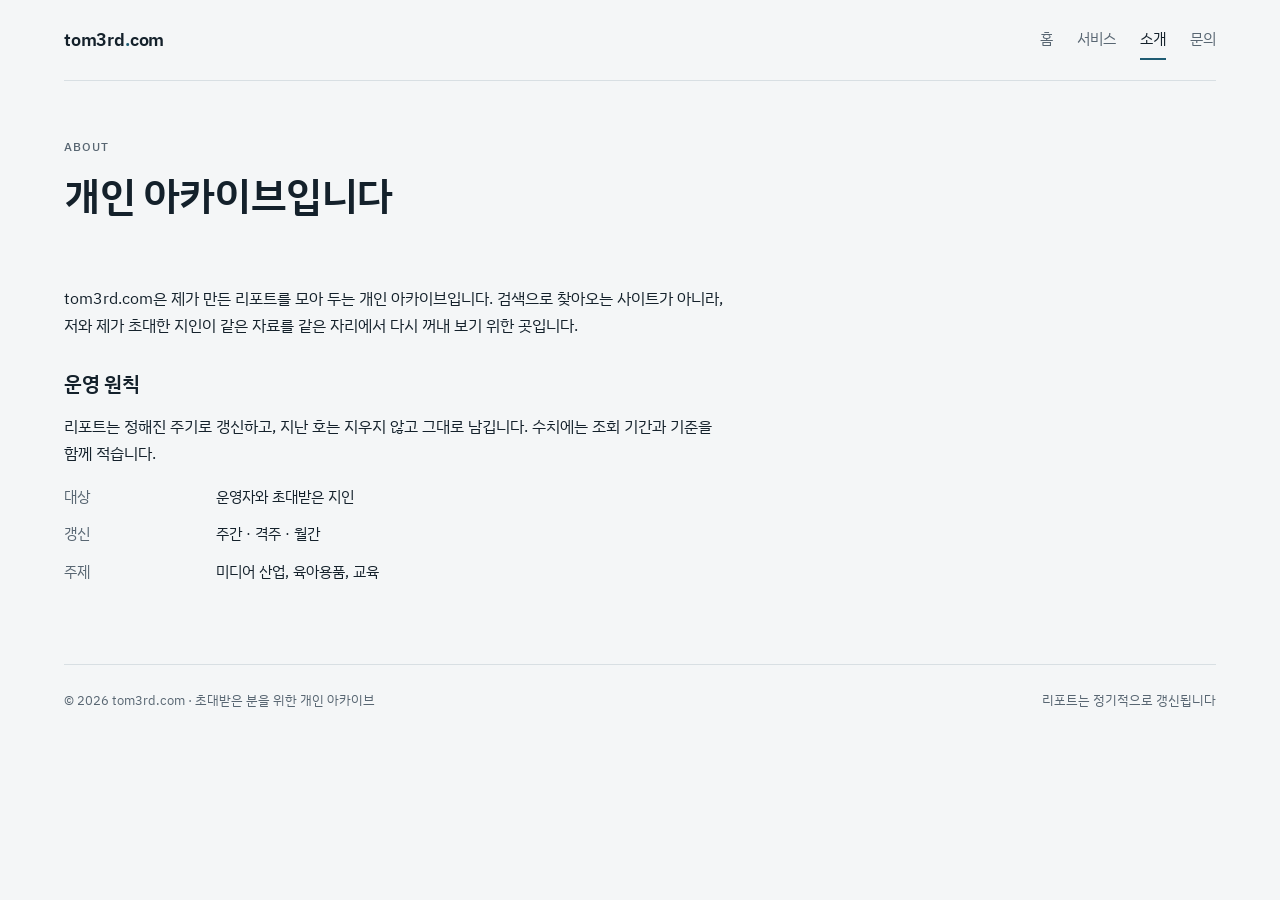
<file: site/about.html>
<!doctype html>
<html lang="ko">
<head>
<meta charset="utf-8">
<meta name="viewport" content="width=device-width,initial-scale=1">
<title>소개 — tom3rd.com</title>
<meta name="description" content="tom3rd.com은 어떤 사이트이고 누구를 위한 곳인지.">
<link rel="preconnect" href="https://fonts.googleapis.com">
<link rel="preconnect" href="https://fonts.gstatic.com" crossorigin>
<link rel="stylesheet" href="https://fonts.googleapis.com/css2?family=IBM+Plex+Mono:wght@400;500&family=IBM+Plex+Sans+KR:wght@400;500;600&display=swap">
<link rel="stylesheet" href="style.css">
</head>
<body>
<div class="wrap">
<header class="site-head">
  <a class="brand" href="index.html">tom3rd<span>.</span>com</a>
  <nav aria-label="주 메뉴"><ul class="nav">
    <li><a href="index.html">홈</a></li>
    <li><a href="services.html">서비스</a></li>
    <li><a href="about.html" aria-current="page">소개</a></li>
    <li><a href="contact.html">문의</a></li>
  </ul></nav>
</header>
<main>

<section class="intro">
  <span class="label">About</span>
  <h1>개인 아카이브입니다</h1>
</section>
<section class="prose">
  <p>tom3rd.com은 제가 만든 리포트를 모아 두는 개인 아카이브입니다. 검색으로 찾아오는 사이트가 아니라, 저와 제가 초대한 지인이 같은 자료를 같은 자리에서 다시 꺼내 보기 위한 곳입니다.</p>
  <h2>운영 원칙</h2>
  <p>리포트는 정해진 주기로 갱신하고, 지난 호는 지우지 않고 그대로 남깁니다. 수치에는 조회 기간과 기준을 함께 적습니다.</p>
  <dl class="facts">
    <dt>대상</dt><dd>운영자와 초대받은 지인</dd>
    <dt>갱신</dt><dd>주간 · 격주 · 월간</dd>
    <dt>주제</dt><dd>미디어 산업, 육아용품, 교육</dd>
  </dl>
</section>
</main>
<footer><span>© 2026 tom3rd.com · 초대받은 분을 위한 개인 아카이브</span><span>리포트는 정기적으로 갱신됩니다</span></footer>
</div>
</body>
</html>
</file>
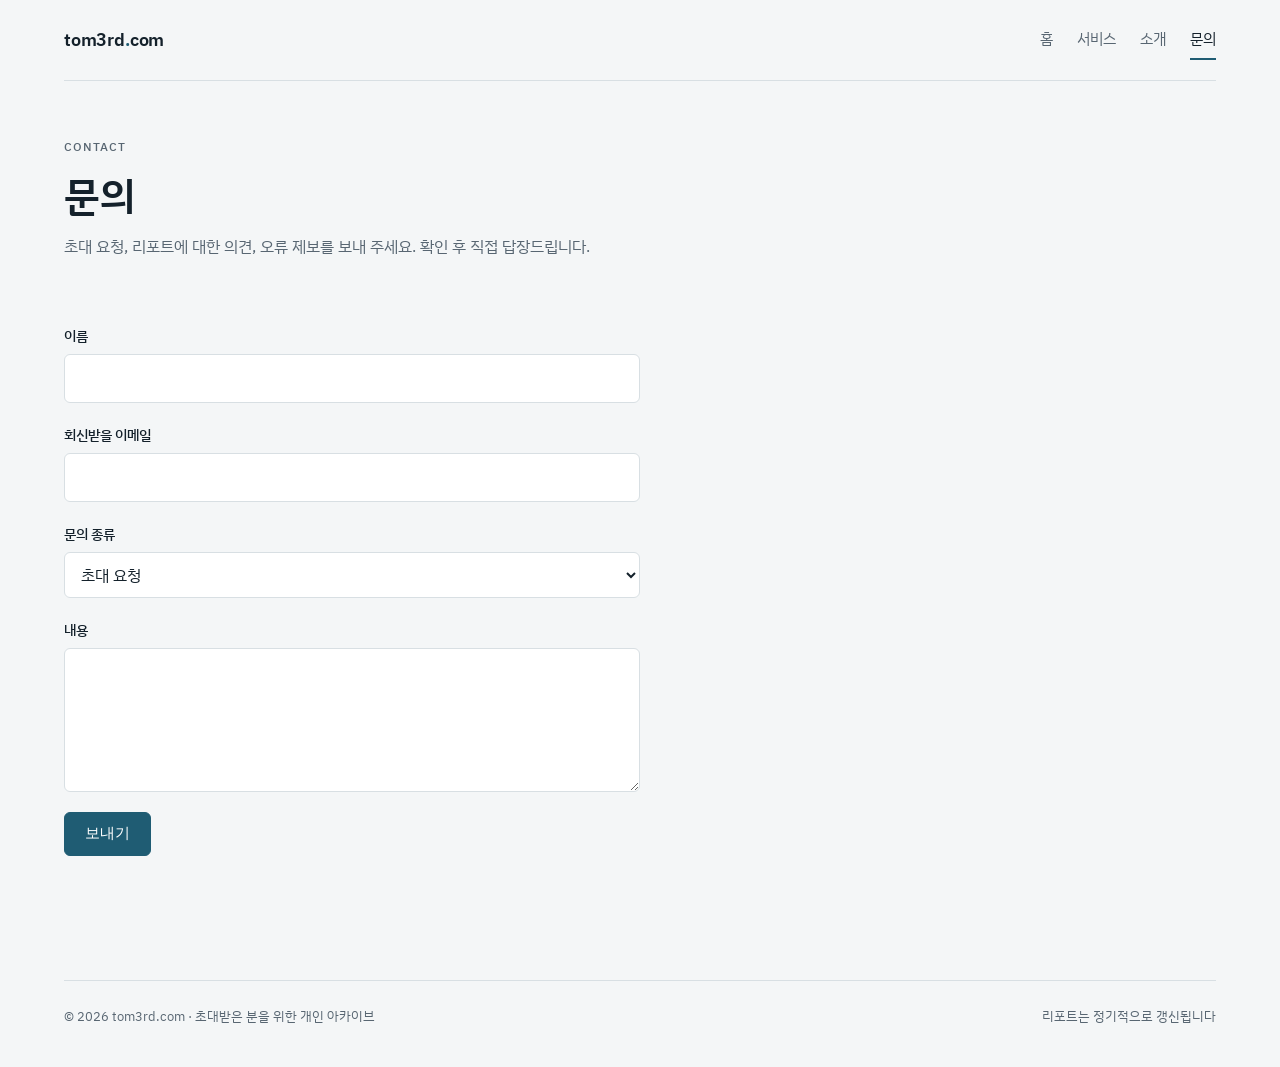
<file: site/contact.html>
<!doctype html>
<html lang="ko">
<head>
<meta charset="utf-8">
<meta name="viewport" content="width=device-width,initial-scale=1">
<title>문의 — tom3rd.com</title>
<meta name="description" content="초대 관련 문의나 리포트 의견을 남기는 페이지.">
<link rel="preconnect" href="https://fonts.googleapis.com">
<link rel="preconnect" href="https://fonts.gstatic.com" crossorigin>
<link rel="stylesheet" href="https://fonts.googleapis.com/css2?family=IBM+Plex+Mono:wght@400;500&family=IBM+Plex+Sans+KR:wght@400;500;600&display=swap">
<link rel="stylesheet" href="style.css">
</head>
<body>
<div class="wrap">
<header class="site-head">
  <a class="brand" href="index.html">tom3rd<span>.</span>com</a>
  <nav aria-label="주 메뉴"><ul class="nav">
    <li><a href="index.html">홈</a></li>
    <li><a href="services.html">서비스</a></li>
    <li><a href="about.html">소개</a></li>
    <li><a href="contact.html" aria-current="page">문의</a></li>
  </ul></nav>
</header>
<main>

<section class="intro">
  <span class="label">Contact</span>
  <h1>문의</h1>
  <p>초대 요청, 리포트에 대한 의견, 오류 제보를 보내 주세요. 확인 후 직접 답장드립니다.</p>
</section>
<form id="contact-form" novalidate>
  <div class="field"><label for="f-name">이름</label><input id="f-name" name="name" autocomplete="name" required></div>
  <div class="field"><label for="f-mail">회신받을 이메일</label><input id="f-mail" name="email" type="email" autocomplete="email" required></div>
  <div class="field"><label for="f-type">문의 종류</label>
    <select id="f-type" name="type"><option>초대 요청</option><option>리포트 의견</option><option>오류 제보</option><option>기타</option></select></div>
  <div class="field"><label for="f-msg">내용</label><textarea id="f-msg" name="message" required></textarea></div>
  <button class="btn" type="submit">보내기</button>
  <p class="status" id="status" role="status"></p>
</form>
</main>
<footer><span>© 2026 tom3rd.com · 초대받은 분을 위한 개인 아카이브</span><span>리포트는 정기적으로 갱신됩니다</span></footer>
</div>
<script src="site.js"></script>
</body>
</html>
</file>
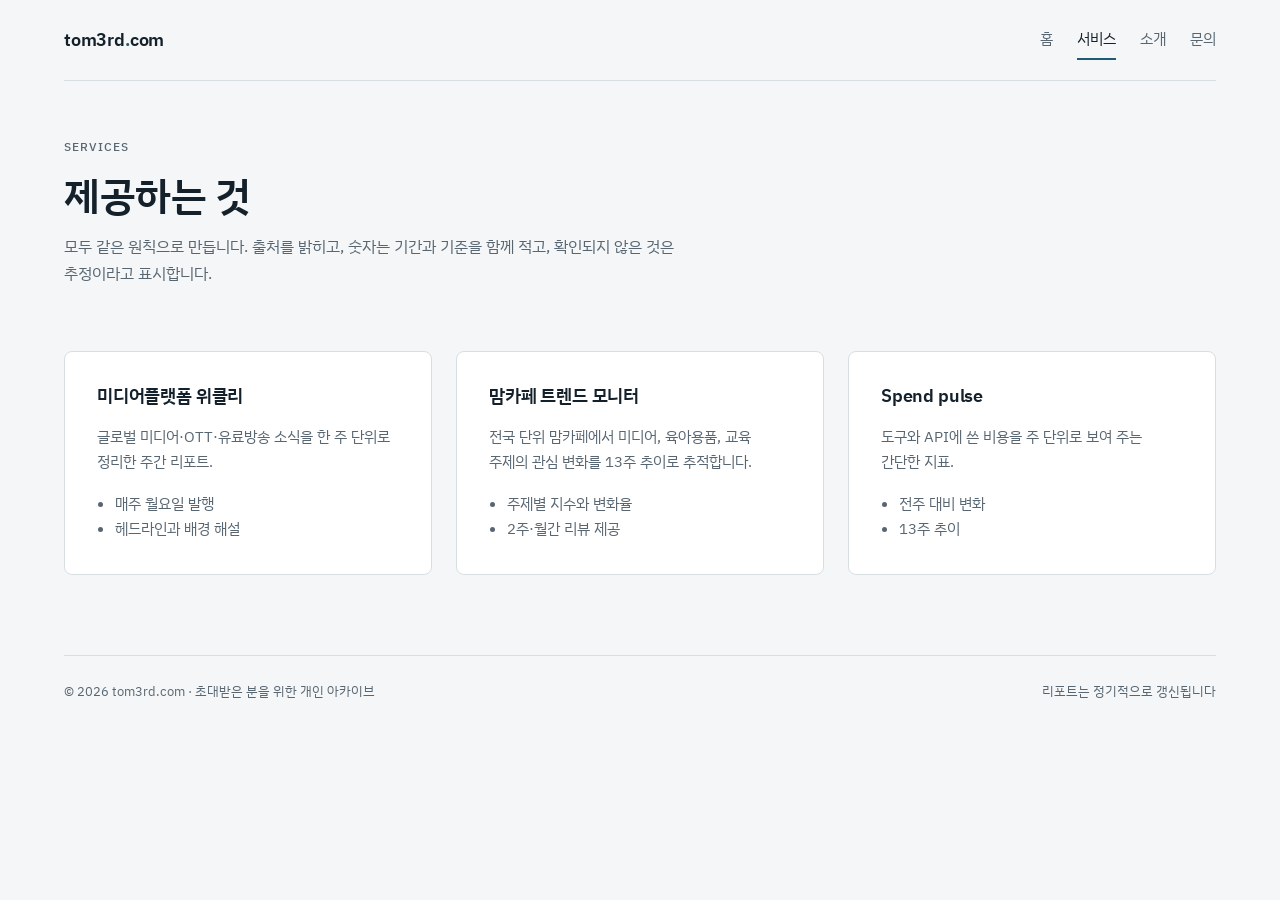
<file: site/services.html>
<!doctype html>
<html lang="ko">
<head>
<meta charset="utf-8">
<meta name="viewport" content="width=device-width,initial-scale=1">
<title>서비스 — tom3rd.com</title>
<meta name="description" content="tom3rd.com이 정기적으로 제공하는 리포트와 모니터링.">
<link rel="preconnect" href="https://fonts.googleapis.com">
<link rel="preconnect" href="https://fonts.gstatic.com" crossorigin>
<link rel="stylesheet" href="https://fonts.googleapis.com/css2?family=IBM+Plex+Mono:wght@400;500&family=IBM+Plex+Sans+KR:wght@400;500;600&display=swap">
<link rel="stylesheet" href="style.css">
</head>
<body>
<div class="wrap">
<header class="site-head">
  <a class="brand" href="index.html">tom3rd<span>.</span>com</a>
  <nav aria-label="주 메뉴"><ul class="nav">
    <li><a href="index.html">홈</a></li>
    <li><a href="services.html" aria-current="page">서비스</a></li>
    <li><a href="about.html">소개</a></li>
    <li><a href="contact.html">문의</a></li>
  </ul></nav>
</header>
<main>

<section class="intro">
  <span class="label">Services</span>
  <h1>제공하는 것</h1>
  <p>모두 같은 원칙으로 만듭니다. 출처를 밝히고, 숫자는 기간과 기준을 함께 적고, 확인되지 않은 것은 추정이라고 표시합니다.</p>
</section>
<section class="cards">
  <article class="panel"><h3>미디어플랫폼 위클리</h3><p>글로벌 미디어·OTT·유료방송 소식을 한 주 단위로 정리한 주간 리포트.</p><ul><li>매주 월요일 발행</li><li>헤드라인과 배경 해설</li></ul></article>
  <article class="panel"><h3>맘카페 트렌드 모니터</h3><p>전국 단위 맘카페에서 미디어, 육아용품, 교육 주제의 관심 변화를 13주 추이로 추적합니다.</p><ul><li>주제별 지수와 변화율</li><li>2주·월간 리뷰 제공</li></ul></article>
  <article class="panel"><h3>Spend pulse</h3><p>도구와 API에 쓴 비용을 주 단위로 보여 주는 간단한 지표.</p><ul><li>전주 대비 변화</li><li>13주 추이</li></ul></article>
</section>
</main>
<footer><span>© 2026 tom3rd.com · 초대받은 분을 위한 개인 아카이브</span><span>리포트는 정기적으로 갱신됩니다</span></footer>
</div>
</body>
</html>
</file>
<file: site/style.css>
/* Layout: 단일 컬럼 읽기 폭(72rem) 위에 12열 그리드. 홈은 최신 리포트(넓게) + spend pulse(좁게), 아래에 아카이브 표. */
:root{
  --bg:#f4f6f7;          /* 푸른 기운이 살짝 도는 종이색 */
  --surface:#ffffff;
  --ink:#14212b;
  --muted:#586672;
  --line:#d8dfe3;
  --accent:#1f5c73;      /* 깊은 청록. 신뢰감의 단일 강조색 */
  --accent-soft:#e3eef2;
  --signal:#b4531f;      /* 주의가 필요한 수치에만 */
  --font-body:'IBM Plex Sans KR','Apple SD Gothic Neo','Malgun Gothic','Noto Sans KR',sans-serif;
  --font-mono:'IBM Plex Mono',ui-monospace,'SF Mono',Consolas,monospace;
  --gutter:clamp(1rem,4vw,2rem);
}
@media (prefers-color-scheme:dark){
  :root:not([data-theme="light"]){
    --bg:#0f171d;--surface:#16212a;--ink:#e6edf1;--muted:#98a7b2;--line:#27343e;
    --accent:#7ec0d6;--accent-soft:#1b2e38;--signal:#e59a6c;color-scheme:dark;
  }
}
:root[data-theme="dark"]{
  --bg:#0f171d;--surface:#16212a;--ink:#e6edf1;--muted:#98a7b2;--line:#27343e;
  --accent:#7ec0d6;--accent-soft:#1b2e38;--signal:#e59a6c;color-scheme:dark;
}
*{box-sizing:border-box}
html{-webkit-text-size-adjust:100%}
body{margin:0;background:var(--bg);color:var(--ink);font-family:var(--font-body);font-size:1rem;line-height:1.7;
  padding-inline:var(--gutter);-webkit-font-smoothing:antialiased;word-break:keep-all;overflow-wrap:break-word}
a{color:var(--accent);text-underline-offset:.2em}
a:focus-visible,button:focus-visible,input:focus-visible,textarea:focus-visible,select:focus-visible{outline:2px solid var(--accent);outline-offset:3px;border-radius:2px}
.wrap{max-width:72rem;margin-inline:auto}
h1,h2,h3{line-height:1.3;text-wrap:balance;margin:0;font-weight:600;letter-spacing:-.01em}
p{margin:0}
.label{font-size:.75rem;letter-spacing:.08em;text-transform:uppercase;color:var(--muted);font-weight:500}
.mono{font-family:var(--font-mono);font-variant-numeric:tabular-nums}

/* header */
.site-head{display:flex;flex-wrap:wrap;align-items:center;justify-content:space-between;gap:.75rem 2rem;padding-block:1.25rem;border-bottom:1px solid var(--line)}
.brand{font-weight:600;font-size:1.125rem;color:var(--ink);text-decoration:none;letter-spacing:-.01em}
.brand span{color:var(--accent)}
.nav{display:flex;flex-wrap:wrap;gap:.25rem 1.5rem;margin:0;padding:0;list-style:none}
.nav a{display:inline-block;padding:.375rem 0;color:var(--muted);text-decoration:none;font-size:.9375rem;border-bottom:2px solid transparent}
.nav a:hover{color:var(--ink)}
.nav a[aria-current="page"]{color:var(--ink);border-bottom-color:var(--accent)}

main{padding-block:clamp(2rem,6vw,3.5rem) clamp(3rem,8vw,5rem);display:flex;flex-direction:column;gap:clamp(2.5rem,6vw,4rem)}
.intro{display:flex;flex-direction:column;gap:.75rem;max-width:42rem}
.intro h1{font-size:clamp(1.75rem,4.5vw,2.5rem)}
.intro p{color:var(--muted)}

/* home: latest + pulse */
.top{display:grid;grid-template-columns:minmax(0,1.6fr) minmax(0,1fr);gap:1.5rem}
.panel{background:var(--surface);border:1px solid var(--line);border-radius:.5rem;padding:clamp(1.25rem,3vw,2rem);display:flex;flex-direction:column;gap:1rem;min-width:0}
.latest h2{font-size:clamp(1.375rem,3vw,1.75rem)}
.latest .meta{display:flex;flex-wrap:wrap;gap:.25rem 1rem;font-size:.8125rem;color:var(--muted)}
.latest p{color:var(--muted);max-width:60ch}
.btn{align-self:flex-start;display:inline-flex;align-items:center;min-height:2.75rem;padding:.5rem 1.25rem;border-radius:.375rem;background:var(--accent);color:var(--surface);text-decoration:none;font-weight:500;font-size:.9375rem;border:1px solid var(--accent)}
.btn:hover{filter:brightness(1.08)}
.btn.ghost{background:transparent;color:var(--accent)}
.latest .btn{margin-top:auto}

.pulse-figure{display:flex;flex-wrap:wrap;align-items:baseline;gap:.25rem .75rem}
.pulse-figure strong{font-family:var(--font-mono);font-size:clamp(1.75rem,4vw,2.25rem);font-weight:500;font-variant-numeric:tabular-nums}
.delta{font-size:.875rem;color:var(--signal);font-family:var(--font-mono)}
.bars{display:grid;grid-template-columns:repeat(13,minmax(0,1fr));align-items:end;gap:4px;height:6rem;border-bottom:1px solid var(--line)}
.bars i{display:block;background:var(--accent-soft);border-radius:2px 2px 0 0;min-height:2px}
.bars i:last-child{background:var(--accent)}
.bar-axis{display:flex;justify-content:space-between;font-size:.75rem;color:var(--muted)}
.note{font-size:.8125rem;color:var(--muted);border-top:1px solid var(--line);padding-top:.75rem}

/* archive */
.section-head{display:flex;flex-wrap:wrap;align-items:baseline;justify-content:space-between;gap:.5rem 1rem;margin-bottom:1rem}
.section-head h2{font-size:1.25rem}
.archive{list-style:none;margin:0;padding:0;border-top:1px solid var(--ink)}
.archive li{border-bottom:1px solid var(--line)}
.archive a{display:grid;grid-template-columns:7.5rem minmax(0,1fr) auto;gap:.25rem 1.5rem;align-items:baseline;padding:1rem 0;color:var(--ink);text-decoration:none}
.archive a:hover .title{color:var(--accent)}
.archive .date{font-family:var(--font-mono);font-size:.8125rem;color:var(--muted)}
.archive .title{font-weight:500}
.archive .tag{font-size:.75rem;color:var(--accent);border:1px solid var(--line);border-radius:999px;padding:.125rem .625rem;white-space:nowrap}

/* content pages */
.cards{display:grid;grid-template-columns:repeat(auto-fit,minmax(min(100%,16rem),1fr));gap:1.5rem}
.cards .panel h3{font-size:1.125rem}
.cards .panel p{color:var(--muted);font-size:.9375rem}
.cards .panel ul{margin:0;padding-left:1.1rem;color:var(--muted);font-size:.9375rem}
.prose{display:flex;flex-direction:column;gap:1rem;max-width:42rem}
.prose h2{font-size:1.25rem;margin-top:1rem}
.facts{display:grid;grid-template-columns:8rem minmax(0,1fr);gap:.75rem 1.5rem;margin:0;font-size:.9375rem}
.facts dt{color:var(--muted)}
.facts dd{margin:0}

/* form */
form{display:flex;flex-direction:column;gap:1.25rem;max-width:36rem}
.field{display:flex;flex-direction:column;gap:.375rem}
.field label{font-size:.875rem;font-weight:500}
input,textarea,select{font:inherit;color:var(--ink);background:var(--surface);border:1px solid var(--line);border-radius:.375rem;padding:.625rem .75rem;min-height:2.75rem;width:100%}
textarea{min-height:9rem;resize:vertical}
.status{font-size:.9375rem;color:var(--muted);min-height:1.5rem}

footer{border-top:1px solid var(--line);padding-block:1.5rem 2.5rem;display:flex;flex-wrap:wrap;justify-content:space-between;gap:.5rem 2rem;font-size:.8125rem;color:var(--muted)}

@media (max-width:52rem){
  .top{grid-template-columns:minmax(0,1fr)}
}
@media (max-width:36rem){
  .archive a{grid-template-columns:minmax(0,1fr) auto}
  .archive .date{grid-column:1/-1}
  .facts{grid-template-columns:minmax(0,1fr)}
  .facts dd{margin-bottom:.5rem}
}
@media (prefers-reduced-motion:reduce){*{transition:none!important;animation:none!important}}
</file>
